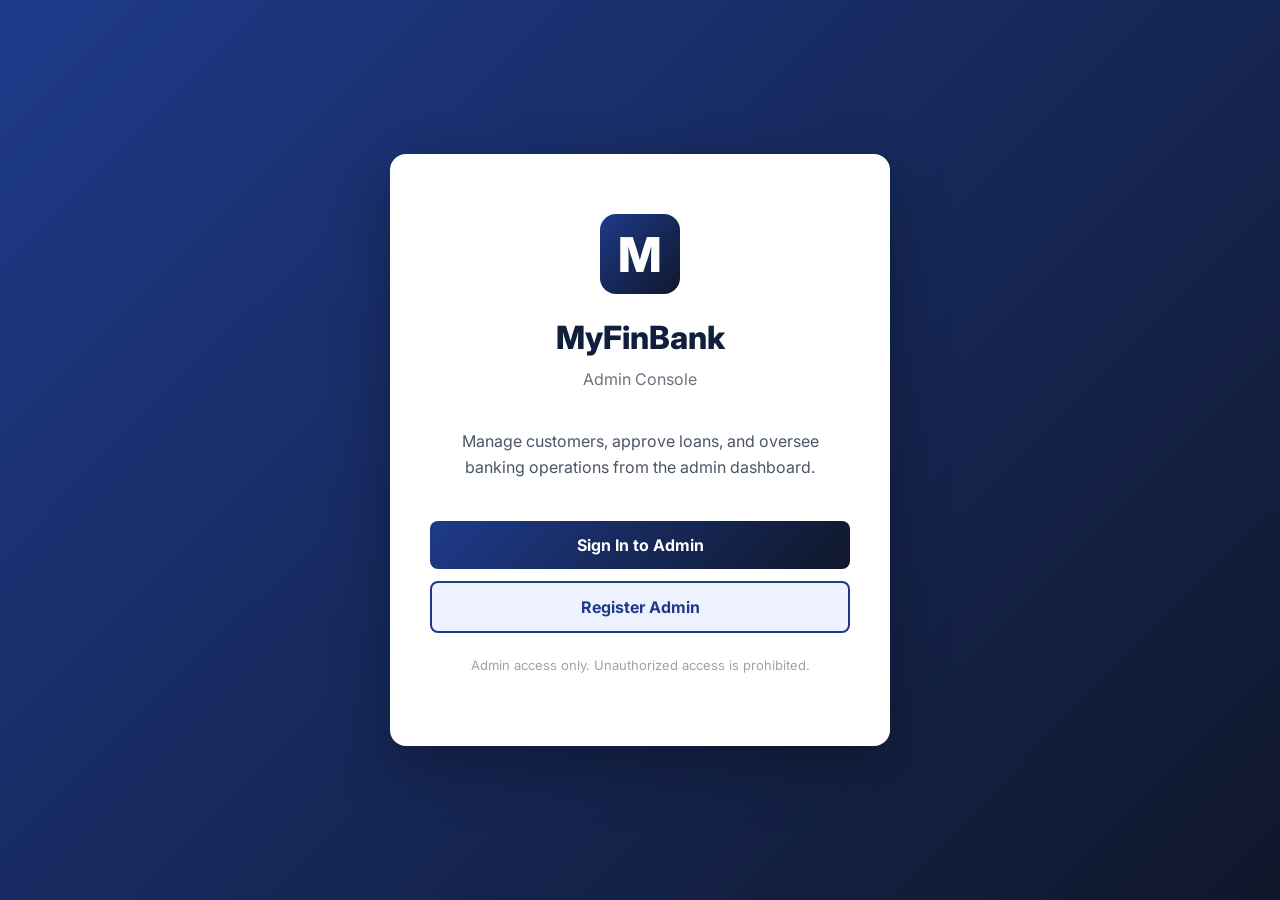
<file: admin-service/src/main/resources/static/index.html>
<!DOCTYPE html>
<html lang="en">
<head>
    <meta charset="UTF-8" />
    <meta name="viewport" content="width=device-width, initial-scale=1.0" />
    <title>MyFinBank - Admin Console</title>
    <link rel="preconnect" href="https://fonts.googleapis.com" />
    <link rel="preconnect" href="https://fonts.gstatic.com" crossorigin />
    <link href="https://fonts.googleapis.com/css2?family=Inter:wght@400;600;700;800&display=swap" rel="stylesheet" />
    <link href="https://fonts.googleapis.com/css2?family=Material+Symbols+Outlined" rel="stylesheet" />
    <link rel="stylesheet" href="admin.css" />
</head>
<body style="background: linear-gradient(135deg, #1e3a8a 0%, #0f172a 100%); min-height: 100vh; display: flex; align-items: center; justify-content: center; margin: 0;">

<div style="background: white; padding: 60px 40px; border-radius: 16px; box-shadow: 0 20px 60px rgba(0,0,0,0.3); max-width: 500px; text-align: center;">
    <div style="margin-bottom: 40px;">
        <div style="width: 80px; height: 80px; background: linear-gradient(135deg, #1e3a8a 0%, #0f172a 100%); border-radius: 16px; display: flex; align-items: center; justify-content: center; margin: 0 auto 24px; color: white; font-size: 48px; font-weight: 800;">M</div>
        <h1 style="font-size: 32px; font-weight: 800; color: #10203c; margin: 0 0 12px;">MyFinBank</h1>
        <p style="font-size: 16px; color: #6b7280; margin: 0;">Admin Console</p>
    </div>

    <p style="font-size: 16px; color: #4b5563; margin-bottom: 40px; line-height: 1.6;">Manage customers, approve loans, and oversee banking operations from the admin dashboard.</p>

    <div style="display: grid; gap: 12px;">
        <a href="login.html" style="display: block; padding: 14px 24px; background: linear-gradient(135deg, #1e3a8a 0%, #0f172a 100%); color: white; text-decoration: none; border-radius: 8px; font-weight: 700; font-size: 16px; transition: transform 0.2s; border: none; cursor: pointer;">
            Sign In to Admin
        </a>
        <a href="register.html" style="display: block; padding: 14px 24px; background: #eef2ff; color: #1e3a8a; text-decoration: none; border-radius: 8px; font-weight: 700; font-size: 16px; transition: transform 0.2s; border: 2px solid #1e3a8a;">
            Register Admin
        </a>
    </div>

    <p style="font-size: 13px; color: #9ca3af; margin-top: 24px;">Admin access only. Unauthorized access is prohibited.</p>
</div>

</body>
</html>
</file>
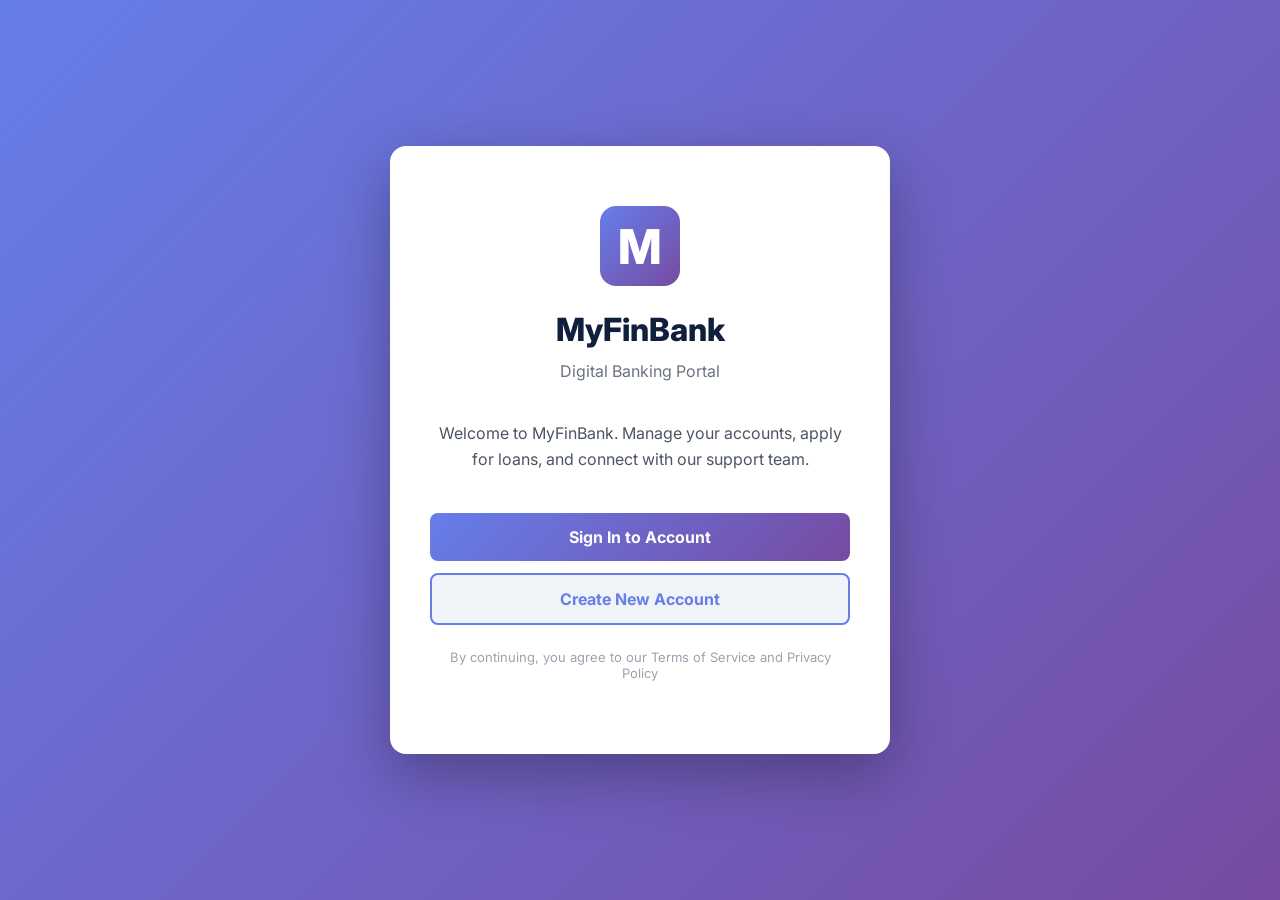
<file: customer-service/src/main/resources/static/index.html>
<!DOCTYPE html>
<html lang="en">
<head>
    <meta charset="UTF-8" />
    <meta name="viewport" content="width=device-width, initial-scale=1.0" />
    <title>MyFinBank - Customer Portal</title>
    <link rel="preconnect" href="https://fonts.googleapis.com" />
    <link rel="preconnect" href="https://fonts.gstatic.com" crossorigin />
    <link href="https://fonts.googleapis.com/css2?family=Inter:wght@400;600;700;800&display=swap" rel="stylesheet" />
    <link href="https://fonts.googleapis.com/css2?family=Material+Symbols+Outlined" rel="stylesheet" />
    <link rel="stylesheet" href="customer.css" />
</head>
<body style="background: linear-gradient(135deg, #667eea 0%, #764ba2 100%); min-height: 100vh; display: flex; align-items: center; justify-content: center; margin: 0;">

<div style="background: white; padding: 60px 40px; border-radius: 16px; box-shadow: 0 20px 60px rgba(0,0,0,0.3); max-width: 500px; text-align: center;">
    <div style="margin-bottom: 40px;">
        <div style="width: 80px; height: 80px; background: linear-gradient(135deg, #667eea 0%, #764ba2 100%); border-radius: 16px; display: flex; align-items: center; justify-content: center; margin: 0 auto 24px; color: white; font-size: 48px; font-weight: 800;">M</div>
        <h1 style="font-size: 32px; font-weight: 800; color: #10203c; margin: 0 0 12px;">MyFinBank</h1>
        <p style="font-size: 16px; color: #6b7280; margin: 0;">Digital Banking Portal</p>
    </div>

    <p style="font-size: 16px; color: #4b5563; margin-bottom: 40px; line-height: 1.6;">Welcome to MyFinBank. Manage your accounts, apply for loans, and connect with our support team.</p>

    <div style="display: grid; gap: 12px;">
        <a href="login.html" style="display: block; padding: 14px 24px; background: linear-gradient(135deg, #667eea 0%, #764ba2 100%); color: white; text-decoration: none; border-radius: 8px; font-weight: 700; font-size: 16px; transition: transform 0.2s; border: none; cursor: pointer;">
            Sign In to Account
        </a>
        <a href="register.html" style="display: block; padding: 14px 24px; background: #f0f4f9; color: #667eea; text-decoration: none; border-radius: 8px; font-weight: 700; font-size: 16px; transition: transform 0.2s; border: 2px solid #667eea;">
            Create New Account
        </a>
    </div>

    <p style="font-size: 13px; color: #9ca3af; margin-top: 24px;">By continuing, you agree to our Terms of Service and Privacy Policy</p>
</div>

</body>
</html>
</file>
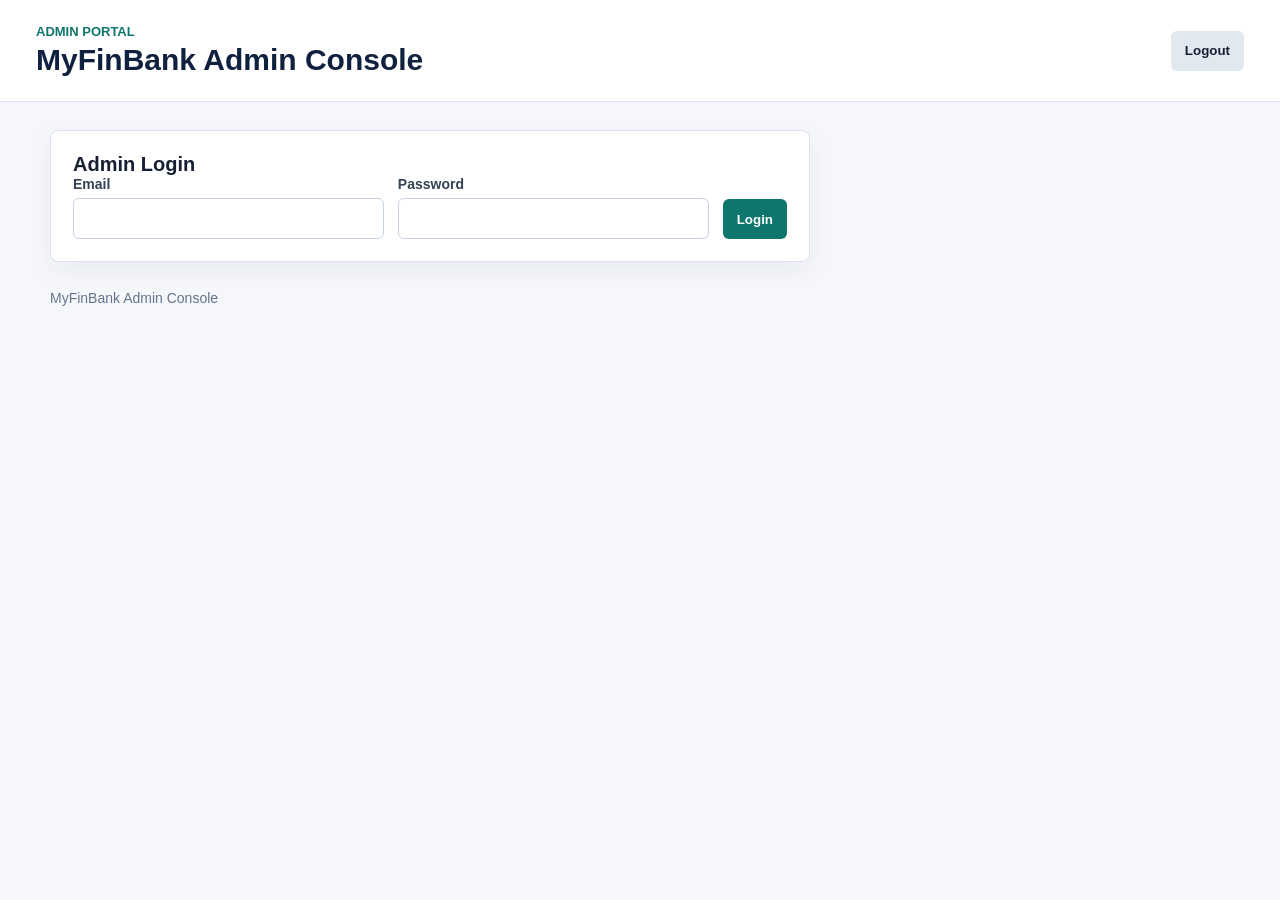
<file: admin-service/target/classes/static/admin.html>
<!DOCTYPE html>
<html lang="en">
<head>
    <meta charset="UTF-8" />
    <title>MyFinBank Admin Console</title>
    <link rel="stylesheet" href="admin.css" />
</head>
<body>
<header class="topbar">
    <div>
        <p class="eyebrow">Admin Portal</p>
        <h1>MyFinBank Admin Console</h1>
    </div>
    <button id="logoutButton" class="secondary">Logout</button>
</header>
<main class="shell">
    <section class="panel login-panel">
        <h2>Admin Login</h2>
        <form id="loginForm" class="grid two">
            <label>Email<input type="email" id="adminEmail" required /></label>
            <label>Password<input type="password" id="adminPassword" required /></label>
            <button type="submit">Login</button>
        </form>
        <div id="loginMessage" class="message"></div>
    </section>
    <section class="panel hidden" id="adminActions">
        <div class="panel-heading">
            <h2>Customer Management</h2>
            <span>CRUD, activation, search, and loan decisions</span>
        </div>
        <div class="grid three">
            <label>Customer ID<input type="number" id="customerId" /></label>
            <label>Search Name/Email<input type="text" id="searchQuery" /></label>
            <label>Name<input type="text" id="customerName" /></label>
            <label>Email<input type="email" id="customerEmail" /></label>
            <label>Password<input type="password" id="customerPassword" /></label>
        </div>
        <div class="actions">
            <button id="createCustomerBtn">Create</button>
            <button id="searchCustomerBtn">Search</button>
            <button id="fetchCustomerBtn">Fetch</button>
            <button id="updateCustomerBtn">Update</button>
            <button id="deleteCustomerBtn" class="danger">Delete</button>
            <button id="deactivateBtn" class="warning">Deactivate</button>
            <button id="activateBtn">Activate</button>
            <button id="approveLoanBtn">Approve Loan</button>
            <button id="denyLoanBtn" class="warning">Deny Loan</button>
        </div>
        <pre id="customerResult"></pre>
    </section>
</main>
<footer>MyFinBank Admin Console</footer>
<script src="admin.js"></script>
</body>
</html>
</file>
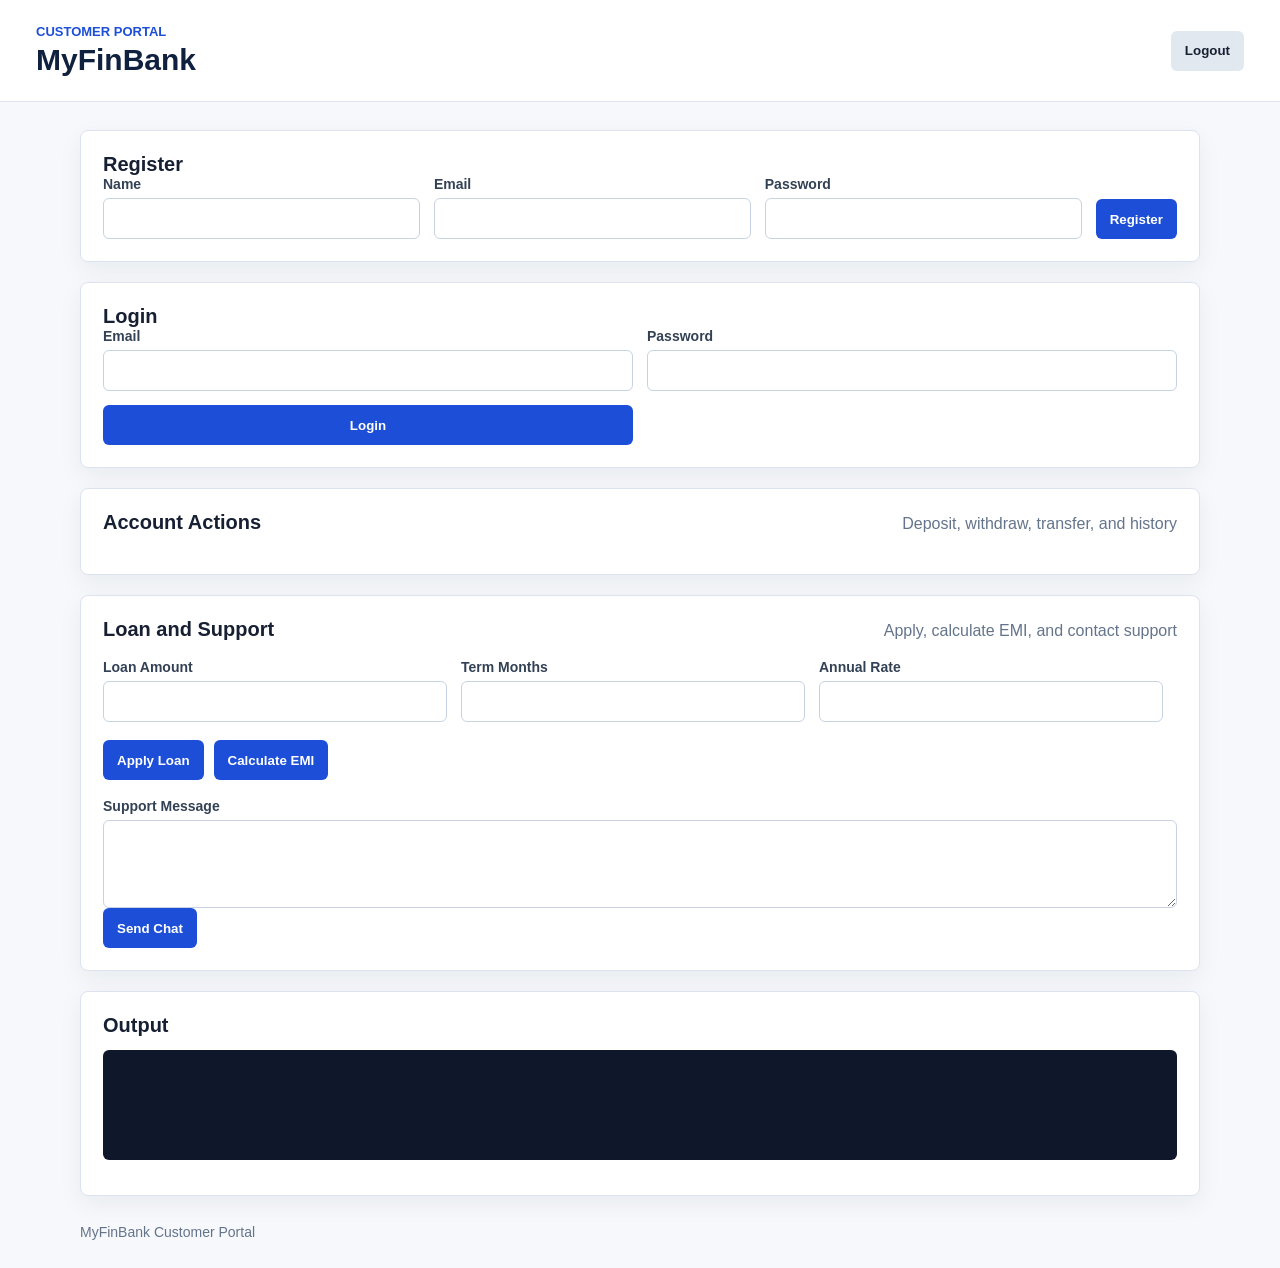
<file: customer-service/target/classes/static/customer.html>
<!DOCTYPE html>
<html lang="en">
<head>
    <meta charset="UTF-8" />
    <title>MyFinBank Customer Portal</title>
    <link rel="stylesheet" href="customer.css" />
</head>
<body>
<header class="topbar">
    <div>
        <p class="eyebrow">Customer Portal</p>
        <h1>MyFinBank</h1>
    </div>
    <button id="logoutButton" class="secondary">Logout</button>
</header>
<main class="shell">
    <section class="panel">
        <h2>Register</h2>
        <form id="registerForm" class="grid three">
            <label>Name<input type="text" id="name" required /></label>
            <label>Email<input type="email" id="email" required /></label>
            <label>Password<input type="password" id="password" required /></label>
            <button type="submit">Register</button>
        </form>
        <div id="registerMessage" class="message"></div>
    </section>
    <section class="panel">
        <h2>Login</h2>
        <form id="loginForm" class="grid two">
            <label>Email<input type="email" id="loginEmail" required /></label>
            <label>Password<input type="password" id="loginPassword" required /></label>
            <button type="submit">Login</button>
        </form>
        <div id="loginMessage" class="message"></div>
    </section>
    <section class="panel">
        <div class="panel-heading">
            <h2>Account Actions</h2>
            <span>Deposit, withdraw, transfer, and history</span>
        </div>
        <div id="accountActions" class="hidden">
            <div class="grid two">
                <label>Customer ID<input type="number" id="customerId" /></label>
                <label>Amount<input type="number" id="amount" /></label>
            </div>
            <div class="actions">
                <button id="depositBtn">Deposit</button>
                <button id="withdrawBtn" class="warning">Withdraw</button>
                <button id="transferBtn">Transfer</button>
                <button id="transactionsBtn">Transactions</button>
                <button id="loansBtn">Loans</button>
            </div>
        </div>
    </section>
    <section class="panel">
        <div class="panel-heading">
            <h2>Loan and Support</h2>
            <span>Apply, calculate EMI, and contact support</span>
        </div>
        <div class="grid three">
            <label>Loan Amount<input type="number" id="loanAmount" /></label>
            <label>Term Months<input type="number" id="loanMonths" /></label>
            <label>Annual Rate<input type="number" id="loanRate" step="0.1" /></label>
        </div>
        <div class="actions">
            <button id="applyLoanBtn">Apply Loan</button>
            <button id="emiBtn">Calculate EMI</button>
        </div>
        <label>Support Message<textarea id="chatMessage"></textarea></label>
        <button id="chatBtn">Send Chat</button>
    </section>
    <section class="panel">
        <h2>Output</h2>
        <pre id="output"></pre>
    </section>
</main>
<footer>MyFinBank Customer Portal</footer>
<script src="customer.js"></script>
</body>
</html>
</file>
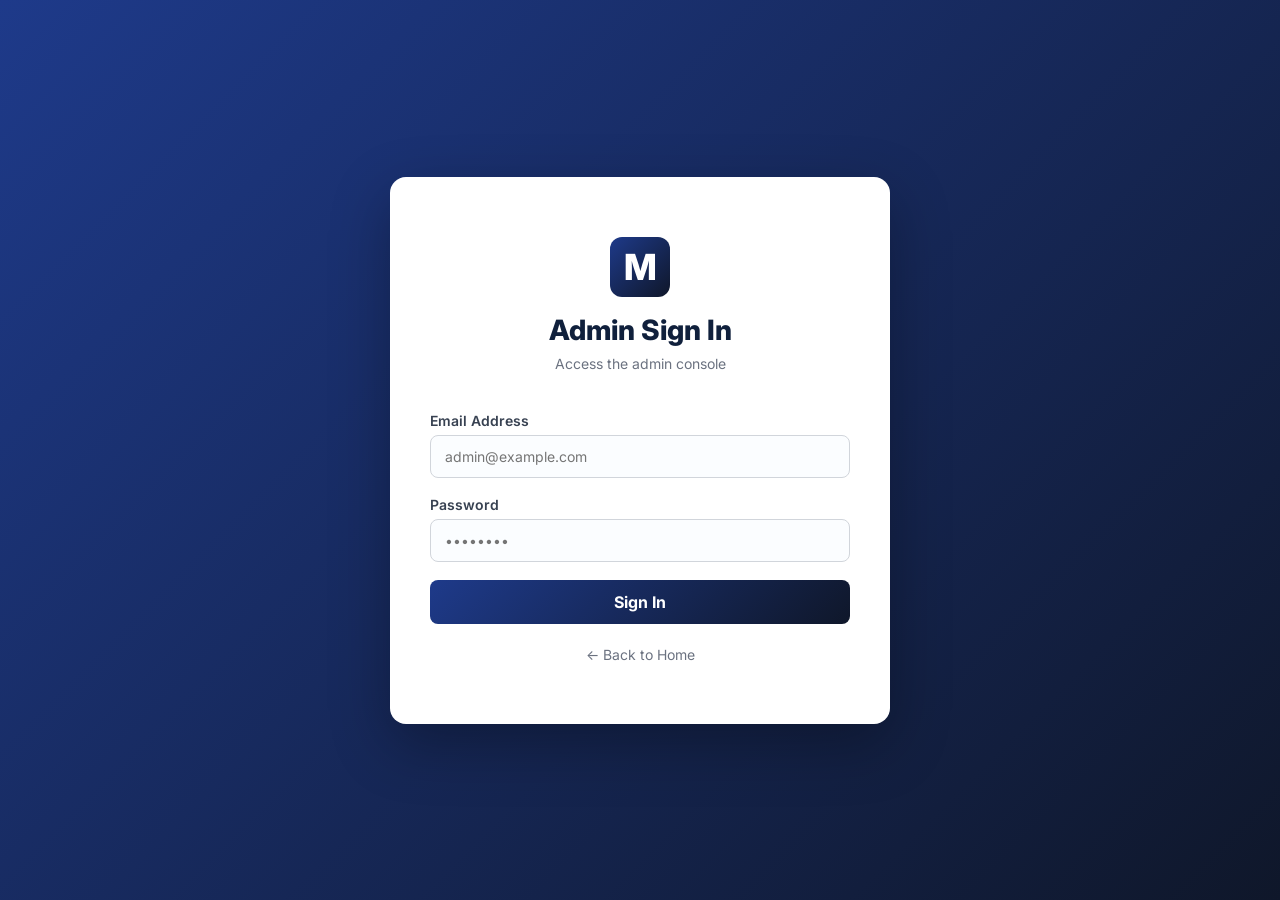
<file: admin-service/src/main/resources/static/admin.html>
<!DOCTYPE html>
<html lang="en">
<head>
    <meta charset="UTF-8" />
    <meta name="viewport" content="width=device-width, initial-scale=1.0" />
    <title>Redirecting - MyFinBank Admin Console</title>
    <meta http-equiv="refresh" content="0; url=dashboard.html" />
</head>
<body>
<script>
    window.location.replace(localStorage.getItem('adminJwtToken') ? 'dashboard.html' : 'login.html');
</script>
</body>
</html>
</file>
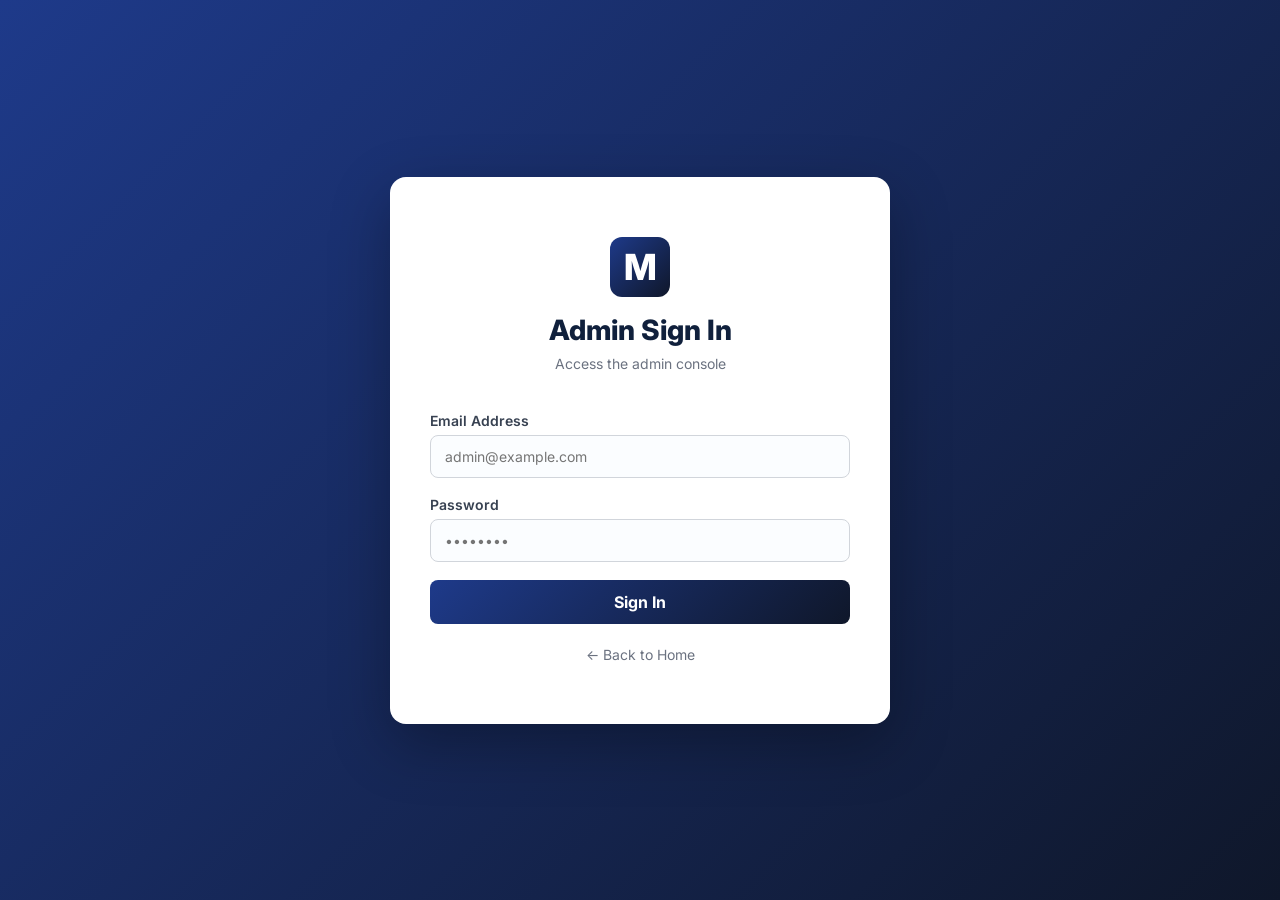
<file: admin-service/src/main/resources/static/dashboard.html>
<!DOCTYPE html>
<html lang="en">
<head>
    <meta charset="UTF-8" />
    <meta name="viewport" content="width=device-width, initial-scale=1.0" />
    <title>MyFinBank Admin Console</title>
    <link rel="preconnect" href="https://fonts.googleapis.com" />
    <link rel="preconnect" href="https://fonts.gstatic.com" crossorigin />
    <link href="https://fonts.googleapis.com/css2?family=Inter:wght@400;600;700;800&display=swap" rel="stylesheet" />
    <link href="https://fonts.googleapis.com/css2?family=Material+Symbols+Outlined" rel="stylesheet" />
    <link rel="stylesheet" href="admin.css" />
</head>
<body>
<div class="app-shell">
    <aside class="sidebar">
        <div class="brand">
            <span class="brand-mark">M</span>
            <div>
                <h1>MyFinBank</h1>
                <p>Admin Console</p>
            </div>
        </div>
        <nav class="nav-list" aria-label="Admin navigation">
            <a class="active" href="#overview"><span class="material-symbols-outlined">admin_panel_settings</span>Overview</a>
            <a href="#customers"><span class="material-symbols-outlined">groups</span>Customers</a>
            <a href="#loans"><span class="material-symbols-outlined">approval</span>Loans</a>
        </nav>
        <div class="sidebar-user">
            <span class="material-symbols-outlined">account_circle</span>
            <div>
                <small>Logged in as</small>
                <strong id="sidebarUsername">Admin</strong>
            </div>
        </div>
    </aside>

    <main class="main">
        <header class="topbar">
            <div>
                <p class="eyebrow">Operations Workspace</p>
                <h2>Admin Dashboard</h2>
            </div>
            <button id="logoutButton" class="ghost-button" type="button">
                <span class="material-symbols-outlined">logout</span>
                Logout
            </button>
        </header>
        <div id="notificationContainer" class="notification-toast"></div>

        <section class="hero" id="overview">
            <div>
                <p class="eyebrow">Administrator</p>
                <h2>Manage customers, account access, and loan decisions.</h2>
            </div>
            <div class="hero-stat">
                <span>Default Role</span>
                <strong>ADMIN</strong>
            </div>
        </section>

        <section class="dashboard-grid admin-workspace">
            <article class="panel customer-panel editor-panel" id="customers">
                <div class="panel-heading">
                    <div>
                        <p class="eyebrow">Customer Records</p>
                        <h3>Create Or Update Customer</h3>
                    </div>
                    <span class="material-symbols-outlined">manage_accounts</span>
                </div>
                <div class="field-grid">
                    <label>Selected Customer ID<input type="number" id="customerId" placeholder="Select from table" readonly /></label>
                    <label>Search Name/Email<input type="text" id="searchQuery" placeholder="Search query" /></label>
                    <label>Name<input type="text" id="customerName" placeholder="Customer name" /></label>
                    <label>Email<input type="email" id="customerEmail" placeholder="customer@example.com" /></label>
                    <label>Password<input type="password" id="customerPassword" placeholder="New or existing password" /></label>
                </div>
                <div class="action-cards">
                    <button id="createCustomerBtn" type="button"><span class="material-symbols-outlined">person_add</span>Create</button>
                    <button id="searchCustomerBtn" class="neutral" type="button"><span class="material-symbols-outlined">search</span>Search</button>
                    <button id="updateCustomerBtn" type="button"><span class="material-symbols-outlined">edit</span>Update</button>
                    <button id="clearCustomerBtn" class="neutral" type="button"><span class="material-symbols-outlined">restart_alt</span>Clear</button>
                </div>
            </article>

            <article class="panel support-panel">
                <div class="panel-heading">
                    <div>
                        <p class="eyebrow">Support</p>
                        <h3>Admin Chat</h3>
                    </div>
                    <span class="material-symbols-outlined">forum</span>
                </div>
                <div class="selected-customer-note">
                    <span>Selected customer</span>
                    <strong id="selectedCustomerLabel">None</strong>
                </div>
                <div id="adminChatThread" class="chat-thread">
                    <div class="empty-chat">Select a customer to view the conversation.</div>
                </div>
                <div class="chat-compose">
                    <label>Reply<textarea id="adminChatMessage" placeholder="Reply to the selected customer"></textarea></label>
                    <button id="adminChatBtn" type="button"><span class="material-symbols-outlined">send</span>Send Reply</button>
                </div>
            </article>

            <article class="panel table-panel" id="customerList">
                <div class="panel-heading">
                    <div>
                        <p class="eyebrow">Customers</p>
                        <h3>Registered Customer List</h3>
                    </div>
                    <button id="refreshCustomersBtn" class="neutral compact-button" type="button">
                        <span class="material-symbols-outlined">refresh</span>
                        Refresh
                    </button>
                </div>
                <div class="table-wrap">
                    <table>
                        <thead>
                        <tr>
                            <th>ID</th>
                            <th>Name</th>
                            <th>Email</th>
                            <th>Status</th>
                            <th>Registered</th>
                            <th>Actions</th>
                        </tr>
                        </thead>
                        <tbody id="customerTableBody">
                        <tr><td colspan="6">Loading customers...</td></tr>
                        </tbody>
                    </table>
                </div>
            </article>

            <article class="panel table-panel" id="loanApprovals">
                <div class="panel-heading">
                    <div>
                        <p class="eyebrow">Loans</p>
                        <h3>Loan Approval List</h3>
                    </div>
                    <button id="refreshLoansBtn" class="neutral compact-button" type="button">
                        <span class="material-symbols-outlined">refresh</span>
                        Refresh
                    </button>
                </div>
                <div class="table-wrap">
                    <table>
                        <thead>
                        <tr>
                            <th>Loan ID</th>
                            <th>Customer ID</th>
                            <th>Type</th>
                            <th>Amount</th>
                            <th>Term</th>
                            <th>Rate</th>
                            <th>Status</th>
                            <th>Applied</th>
                            <th>Actions</th>
                        </tr>
                        </thead>
                        <tbody id="loanTableBody">
                        <tr><td colspan="9">Loading loan approvals...</td></tr>
                        </tbody>
                    </table>
                </div>
            </article>
        </section>
    </main>
</div>
<script src="admin-dashboard.js"></script>
</body>
</html>
</file>
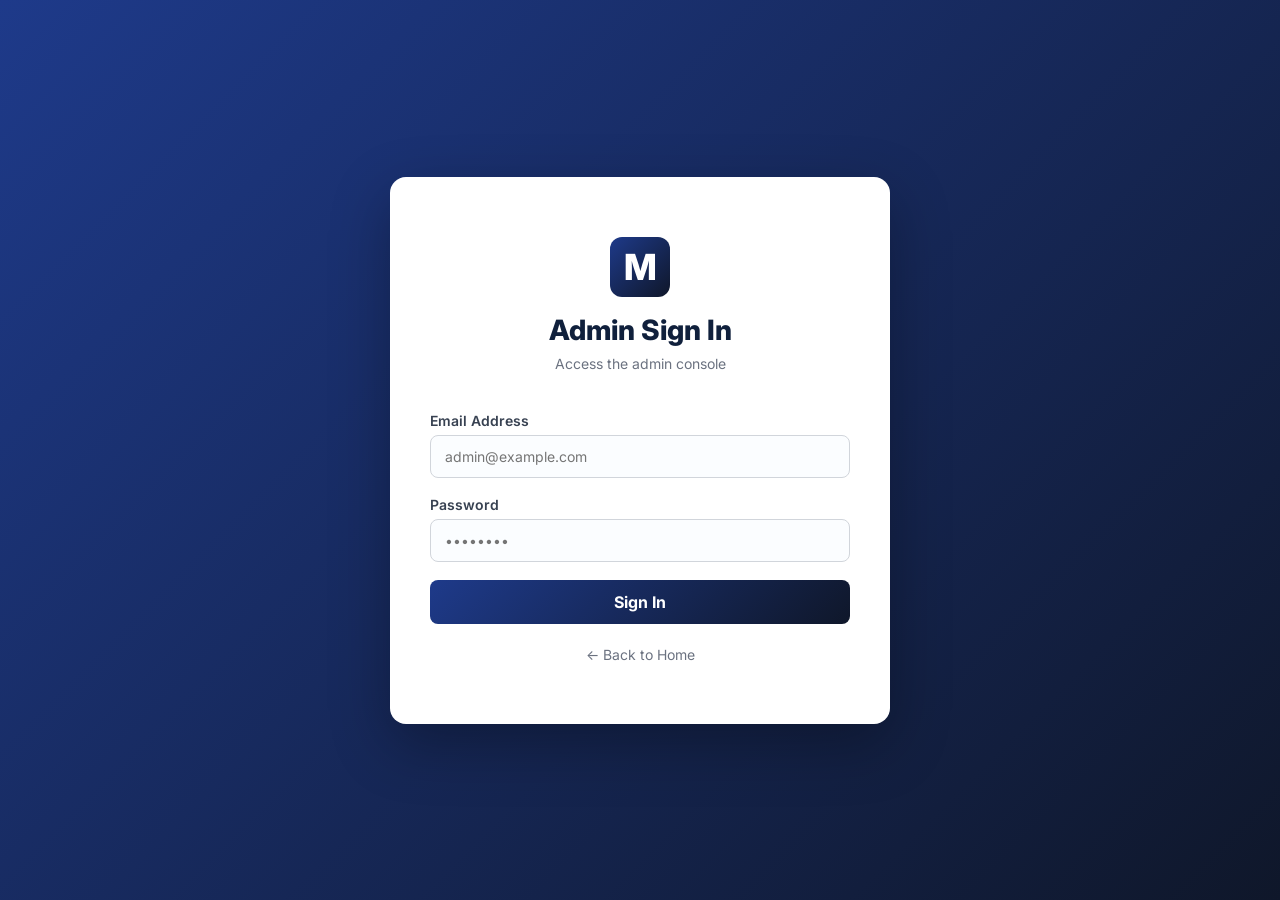
<file: admin-service/src/main/resources/static/login.html>
<!DOCTYPE html>
<html lang="en">
<head>
    <meta charset="UTF-8" />
    <meta name="viewport" content="width=device-width, initial-scale=1.0" />
    <title>Admin Login - MyFinBank</title>
    <link rel="preconnect" href="https://fonts.googleapis.com" />
    <link rel="preconnect" href="https://fonts.gstatic.com" crossorigin />
    <link href="https://fonts.googleapis.com/css2?family=Inter:wght@400;600;700;800&display=swap" rel="stylesheet" />
    <link href="https://fonts.googleapis.com/css2?family=Material+Symbols+Outlined" rel="stylesheet" />
    <link rel="stylesheet" href="admin.css" />
</head>
<body style="background: linear-gradient(135deg, #1e3a8a 0%, #0f172a 100%); min-height: 100vh; display: flex; align-items: center; justify-content: center; margin: 0;">

<div style="background: white; padding: 60px 40px; border-radius: 16px; box-shadow: 0 20px 60px rgba(0,0,0,0.3); max-width: 500px; width: 100%;">
    <div style="margin-bottom: 40px; text-align: center;">
        <div style="width: 60px; height: 60px; background: linear-gradient(135deg, #1e3a8a 0%, #0f172a 100%); border-radius: 12px; display: flex; align-items: center; justify-content: center; margin: 0 auto 16px; color: white; font-size: 36px; font-weight: 800;">M</div>
        <h1 style="font-size: 28px; font-weight: 800; color: #10203c; margin: 0;">Admin Sign In</h1>
        <p style="font-size: 14px; color: #6b7280; margin: 8px 0 0;">Access the admin console</p>
    </div>

    <form id="loginForm" style="display: grid; gap: 18px;">
        <div style="display: grid; gap: 6px;">
            <label style="font-weight: 600; color: #374151; font-size: 14px;">Email Address</label>
            <input type="email" id="email" required placeholder="admin@example.com" style="padding: 12px 14px; border: 1px solid #d1d5db; border-radius: 8px; font-size: 14px; font-family: Inter, sans-serif;">
        </div>

        <div style="display: grid; gap: 6px;">
            <label style="font-weight: 600; color: #374151; font-size: 14px;">Password</label>
            <input type="password" id="password" required placeholder="••••••••" style="padding: 12px 14px; border: 1px solid #d1d5db; border-radius: 8px; font-size: 14px; font-family: Inter, sans-serif;">
        </div>

        <button type="submit" style="padding: 12px 24px; background: linear-gradient(135deg, #1e3a8a 0%, #0f172a 100%); color: white; border: none; border-radius: 8px; font-weight: 700; font-size: 16px; cursor: pointer; transition: transform 0.2s;">
            Sign In
        </button>
    </form>

    <div id="loginMessage" style="margin-top: 18px; padding: 12px; border-radius: 8px; display: none;"></div>

    <div style="margin-top: 20px; text-align: center;">
        <a href="index.html" style="color: #6b7280; text-decoration: none; font-size: 14px;">← Back to Home</a>
    </div>
</div>

<div id="notificationContainer" class="notification-toast"></div>

<script src="admin-auth.js"></script>
</body>
</html>
</file>
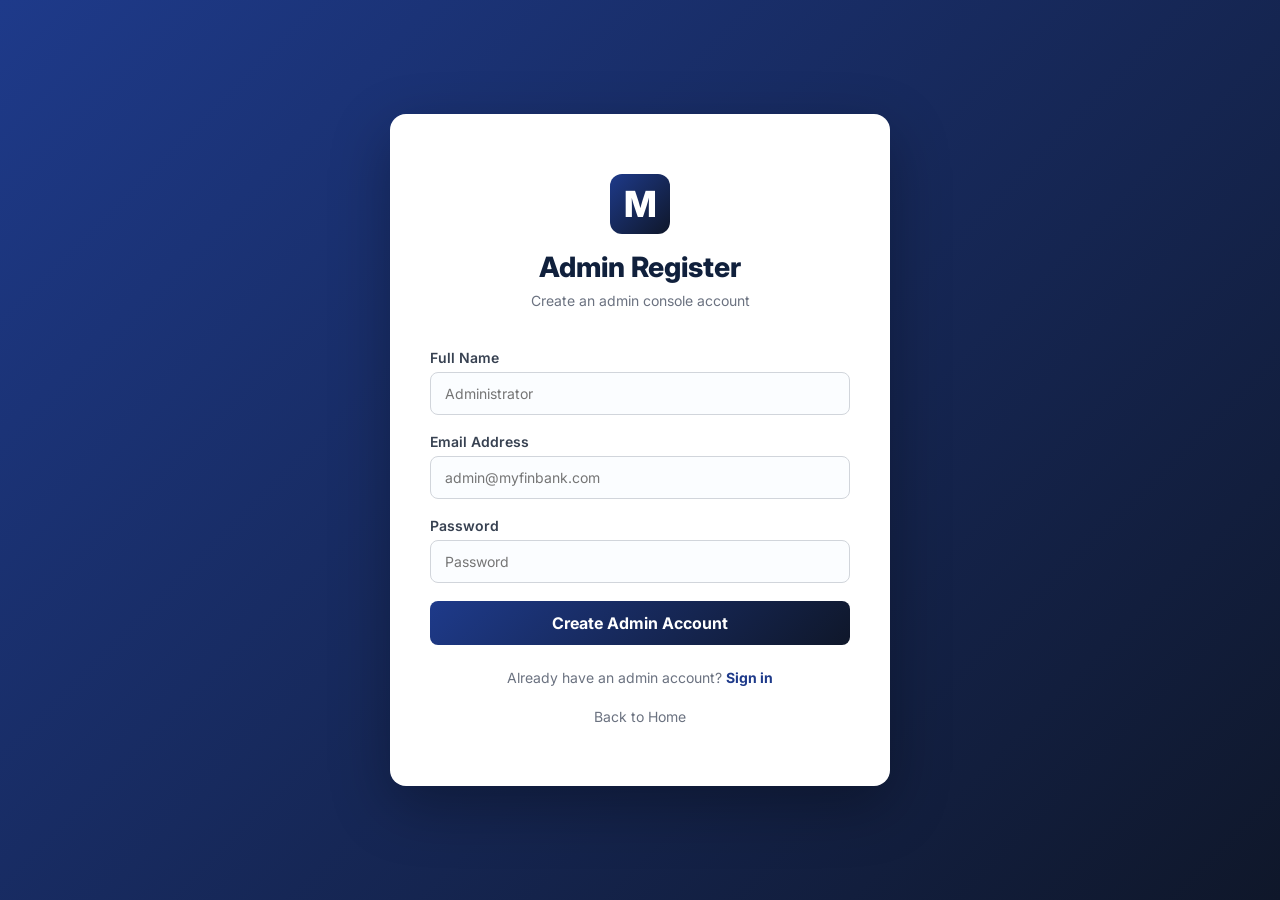
<file: admin-service/src/main/resources/static/register.html>
<!DOCTYPE html>
<html lang="en">
<head>
    <meta charset="UTF-8" />
    <meta name="viewport" content="width=device-width, initial-scale=1.0" />
    <title>Admin Register - MyFinBank</title>
    <link rel="preconnect" href="https://fonts.googleapis.com" />
    <link rel="preconnect" href="https://fonts.gstatic.com" crossorigin />
    <link href="https://fonts.googleapis.com/css2?family=Inter:wght@400;600;700;800&display=swap" rel="stylesheet" />
    <link href="https://fonts.googleapis.com/css2?family=Material+Symbols+Outlined" rel="stylesheet" />
    <link rel="stylesheet" href="admin.css" />
</head>
<body style="background: linear-gradient(135deg, #1e3a8a 0%, #0f172a 100%); min-height: 100vh; display: flex; align-items: center; justify-content: center; margin: 0;">

<div style="background: white; padding: 60px 40px; border-radius: 16px; box-shadow: 0 20px 60px rgba(0,0,0,0.3); max-width: 500px; width: 100%;">
    <div style="margin-bottom: 40px; text-align: center;">
        <div style="width: 60px; height: 60px; background: linear-gradient(135deg, #1e3a8a 0%, #0f172a 100%); border-radius: 12px; display: flex; align-items: center; justify-content: center; margin: 0 auto 16px; color: white; font-size: 36px; font-weight: 800;">M</div>
        <h1 style="font-size: 28px; font-weight: 800; color: #10203c; margin: 0;">Admin Register</h1>
        <p style="font-size: 14px; color: #6b7280; margin: 8px 0 0;">Create an admin console account</p>
    </div>

    <form id="registerForm" style="display: grid; gap: 18px;">
        <div style="display: grid; gap: 6px;">
            <label style="font-weight: 600; color: #374151; font-size: 14px;">Full Name</label>
            <input type="text" id="name" required placeholder="Administrator" style="padding: 12px 14px; border: 1px solid #d1d5db; border-radius: 8px; font-size: 14px; font-family: Inter, sans-serif;">
        </div>

        <div style="display: grid; gap: 6px;">
            <label style="font-weight: 600; color: #374151; font-size: 14px;">Email Address</label>
            <input type="email" id="email" required placeholder="admin@myfinbank.com" style="padding: 12px 14px; border: 1px solid #d1d5db; border-radius: 8px; font-size: 14px; font-family: Inter, sans-serif;">
        </div>

        <div style="display: grid; gap: 6px;">
            <label style="font-weight: 600; color: #374151; font-size: 14px;">Password</label>
            <input type="password" id="password" required placeholder="Password" style="padding: 12px 14px; border: 1px solid #d1d5db; border-radius: 8px; font-size: 14px; font-family: Inter, sans-serif;">
        </div>

        <button type="submit" style="padding: 12px 24px; background: linear-gradient(135deg, #1e3a8a 0%, #0f172a 100%); color: white; border: none; border-radius: 8px; font-weight: 700; font-size: 16px; cursor: pointer; transition: transform 0.2s;">
            Create Admin Account
        </button>
    </form>

    <div id="registerMessage" style="margin-top: 18px; padding: 12px; border-radius: 8px; display: none;"></div>

    <div style="margin-top: 24px; text-align: center;">
        <p style="font-size: 14px; color: #6b7280; margin: 0;">Already have an admin account? <a href="login.html" style="color: #1e3a8a; text-decoration: none; font-weight: 700;">Sign in</a></p>
    </div>

    <div style="margin-top: 20px; text-align: center;">
        <a href="index.html" style="color: #6b7280; text-decoration: none; font-size: 14px;">Back to Home</a>
    </div>
</div>

<div id="notificationContainer" class="notification-toast"></div>

<script src="admin-auth.js"></script>
</body>
</html>
</file>
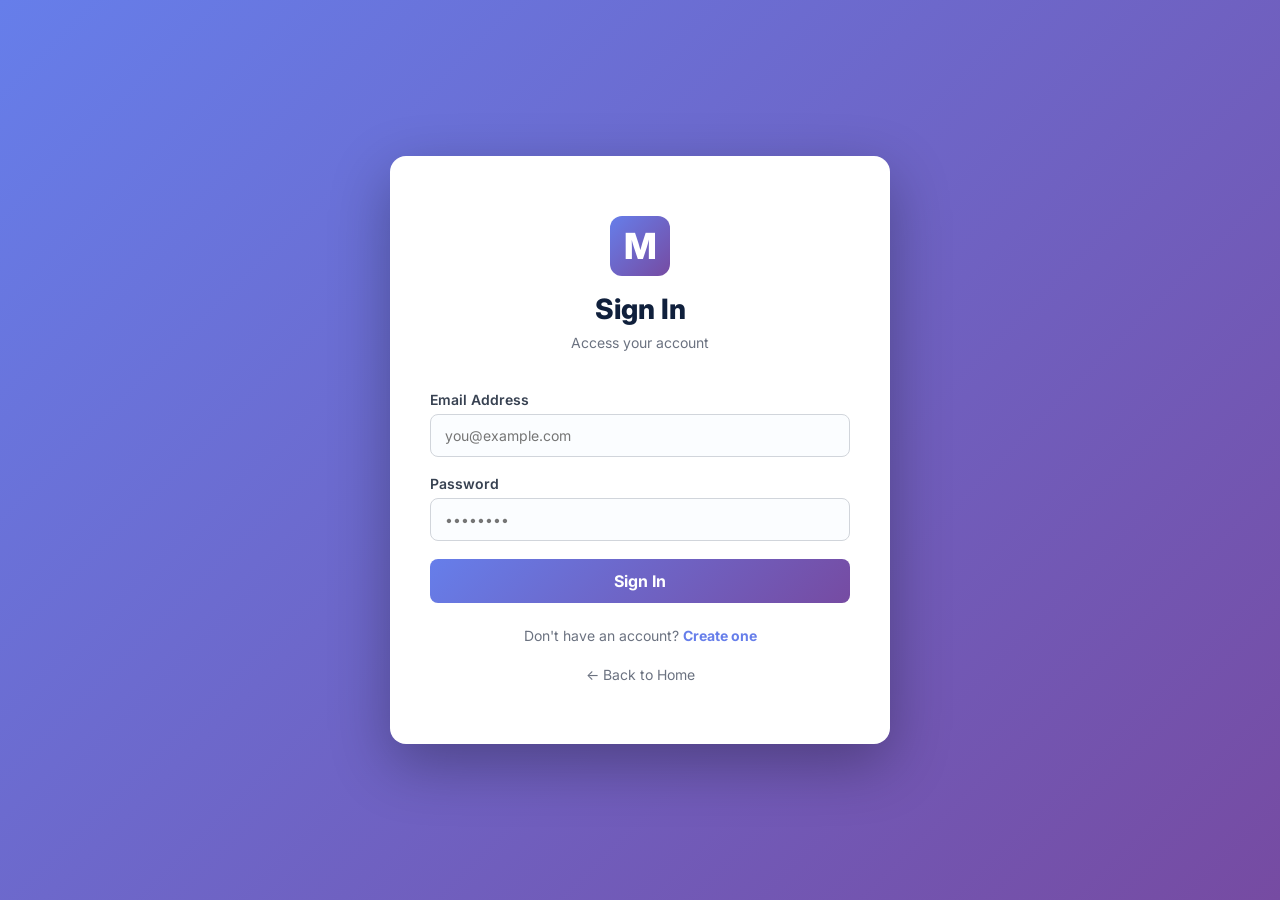
<file: customer-service/src/main/resources/static/customer.html>
<!DOCTYPE html>
<html lang="en">
<head>
    <meta charset="UTF-8" />
    <meta name="viewport" content="width=device-width, initial-scale=1.0" />
    <title>Redirecting - MyFinBank Customer Portal</title>
    <meta http-equiv="refresh" content="0; url=dashboard.html" />
</head>
<body>
<script>
    window.location.replace(localStorage.getItem('customerJwtToken') ? 'dashboard.html' : 'login.html');
</script>
</body>
</html>
</file>
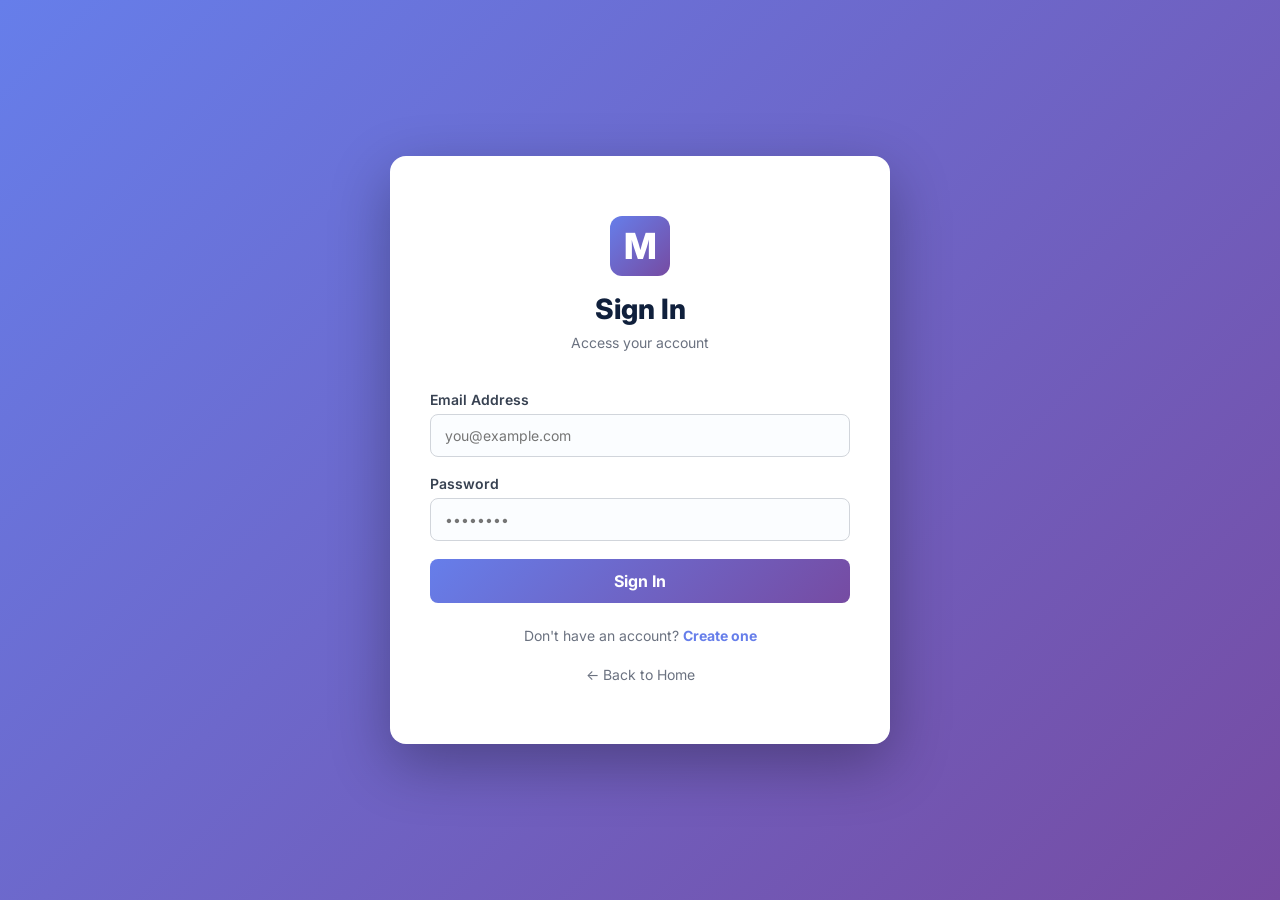
<file: customer-service/src/main/resources/static/dashboard.html>
<!DOCTYPE html>
<html lang="en">
<head>
    <meta charset="UTF-8" />
    <meta name="viewport" content="width=device-width, initial-scale=1.0" />
    <title>MyFinBank Customer Dashboard</title>
    <link rel="preconnect" href="https://fonts.googleapis.com" />
    <link rel="preconnect" href="https://fonts.gstatic.com" crossorigin />
    <link href="https://fonts.googleapis.com/css2?family=Inter:wght@400;600;700;800&display=swap" rel="stylesheet" />
    <link href="https://fonts.googleapis.com/css2?family=Material+Symbols+Outlined" rel="stylesheet" />
    <link rel="stylesheet" href="customer.css" />
</head>
<body>
<div class="app-shell">
    <aside class="sidebar">
        <div class="brand">
            <span class="brand-mark">M</span>
            <div>
                <h1>MyFinBank</h1>
                <p>Customer Portal</p>
            </div>
        </div>
        <nav class="nav-list" aria-label="Customer navigation">
            <a class="active" href="#dashboard"><span class="material-symbols-outlined">dashboard</span>Dashboard</a>
            <a href="#actions"><span class="material-symbols-outlined">account_balance</span>Banking</a>
            <a href="#loans"><span class="material-symbols-outlined">real_estate_agent</span>Loans</a>
            <a href="#support"><span class="material-symbols-outlined">support_agent</span>Support</a>
        </nav>
        <div class="sidebar-user">
            <span class="material-symbols-outlined">account_circle</span>
            <div>
                <small>Logged in as</small>
                <strong id="sidebarUsername">Customer</strong>
            </div>
        </div>
    </aside>

    <main class="main">
        <header class="topbar">
            <div>
                <p class="eyebrow">Digital Banking Workspace</p>
                <h2>Customer Dashboard</h2>
            </div>
            <button id="logoutButton" class="ghost-button" type="button">
                <span class="material-symbols-outlined">logout</span>
                Logout
            </button>
        </header>
        <div id="notificationContainer" class="notification-toast"></div>

        <section class="hero" id="dashboard">
            <div>
                <p class="eyebrow">Welcome Back</p>
                <h2>Banking actions, loans, transfers, and support in one place.</h2>
            </div>
            <div class="hero-stat">
                <span>Customer ID</span>
                <strong id="heroCustomerId">-</strong>
            </div>
        </section>

        <section id="accountActions" class="dashboard-grid customer-workspace">
            <article class="panel" id="actions">
                <div class="panel-heading">
                    <div>
                        <p class="eyebrow">Money Movement</p>
                        <h3>Deposit, Withdraw, Transfer</h3>
                    </div>
                    <span class="material-symbols-outlined">swap_horiz</span>
                </div>
                <div class="inline-fields">
                    <label>Customer ID<input type="number" id="customerId" placeholder="Logged-in customer" readonly /></label>
                    <label>Amount<input type="number" id="amount" placeholder="Amount" /></label>
                    <label>Target Email<input type="email" id="targetEmail" placeholder="receiver@example.com" /></label>
                </div>
                <div class="balance-card" id="balanceCard">
                    <div>
                        <span>Available Balance</span>
                        <strong id="accountBalance">Loading...</strong>
                        <small id="accountBalanceMeta">Savings account</small>
                    </div>
                    <button id="balanceBtn" class="neutral icon-button" type="button" aria-label="Refresh balance">
                        <span class="material-symbols-outlined">account_balance_wallet</span>
                    </button>
                </div>
                <div class="action-cards">
                    <button id="depositBtn" type="button"><span class="material-symbols-outlined">arrow_downward</span>Deposit</button>
                    <button id="withdrawBtn" class="neutral" type="button"><span class="material-symbols-outlined">arrow_upward</span>Withdraw</button>
                    <button id="transferBtn" type="button"><span class="material-symbols-outlined">sync_alt</span>Transfer</button>
                    <button id="checkBalanceBtn" class="neutral" type="button"><span class="material-symbols-outlined">account_balance_wallet</span>Check Balance</button>
                    <button id="transactionsBtn" class="neutral" type="button"><span class="material-symbols-outlined">refresh</span>Refresh Transactions</button>
                </div>
            </article>

            <article class="panel" id="loans">
                <div class="panel-heading">
                    <div>
                        <p class="eyebrow">Loan Services</p>
                        <h3>Apply And Calculate EMI</h3>
                    </div>
                    <span class="material-symbols-outlined">real_estate_agent</span>
                </div>
                <div class="inline-fields compact">
                    <label>Loan Type
                        <select id="loanType">
                            <option value="Personal Loan">Personal Loan</option>
                            <option value="Home Loan">Home Loan</option>
                            <option value="Vehicle Loan">Vehicle Loan</option>
                            <option value="Education Loan">Education Loan</option>
                            <option value="Business Loan">Business Loan</option>
                        </select>
                    </label>
                    <label>Loan Amount<input type="number" id="loanAmount" placeholder="10000" /></label>
                    <label>Term Months<input type="number" id="loanMonths" placeholder="36" /></label>
                    <label>Annual Rate<input type="number" id="loanRate" step="0.1" placeholder="5.5" /></label>
                </div>
                <div class="button-row">
                    <button id="applyLoanBtn" type="button">Apply Loan</button>
                    <button id="emiBtn" class="neutral" type="button">Calculate EMI</button>
                    <button id="loansBtn" class="neutral" type="button">Refresh Loans</button>
                </div>
                <div class="result-card" id="emiResult">
                    <span>Monthly EMI</span>
                    <strong>Enter loan details and calculate</strong>
                </div>
            </article>

            <article class="panel table-panel" id="transactionHistory">
                <div class="panel-heading">
                    <div>
                        <p class="eyebrow">History</p>
                        <h3>Recent Transactions</h3>
                    </div>
                    <span class="material-symbols-outlined">receipt_long</span>
                </div>
                <div class="table-wrap">
                    <table>
                        <thead>
                        <tr>
                            <th>Transaction ID</th>
                            <th>Type</th>
                            <th>Amount</th>
                            <th>Description</th>
                            <th>Date</th>
                        </tr>
                        </thead>
                        <tbody id="transactionTableBody">
                        <tr><td colspan="5">No transactions loaded yet.</td></tr>
                        </tbody>
                    </table>
                </div>
            </article>

            <article class="panel table-panel" id="loanHistory">
                <div class="panel-heading">
                    <div>
                        <p class="eyebrow">Applications</p>
                        <h3>Your Loan Applications</h3>
                    </div>
                    <span class="material-symbols-outlined">list_alt</span>
                </div>
                <div class="table-wrap">
                    <table>
                        <thead>
                        <tr>
                            <th>Loan ID</th>
                            <th>Type</th>
                            <th>Amount</th>
                            <th>Term</th>
                            <th>Rate</th>
                            <th>Status</th>
                            <th>Applied</th>
                        </tr>
                        </thead>
                        <tbody id="loanTableBody">
                        <tr><td colspan="7">No loan applications loaded yet.</td></tr>
                        </tbody>
                    </table>
                </div>
            </article>

            <article class="panel table-panel" id="support">
                <div class="panel-heading">
                    <div>
                        <p class="eyebrow">Support</p>
                        <h3>Conversation With Bank</h3>
                    </div>
                    <span class="material-symbols-outlined">chat</span>
                </div>
                <div id="chatThread" class="chat-thread">
                    <div class="empty-chat">Loading messages...</div>
                </div>
                <div class="chat-compose">
                    <label>New Message<textarea id="chatMessage" placeholder="Type your support message"></textarea></label>
                    <button id="chatBtn" type="button"><span class="material-symbols-outlined">send</span>Send Message</button>
                </div>
            </article>
        </section>
    </main>
</div>
<script src="dashboard.js"></script>
</body>
</html>
</file>
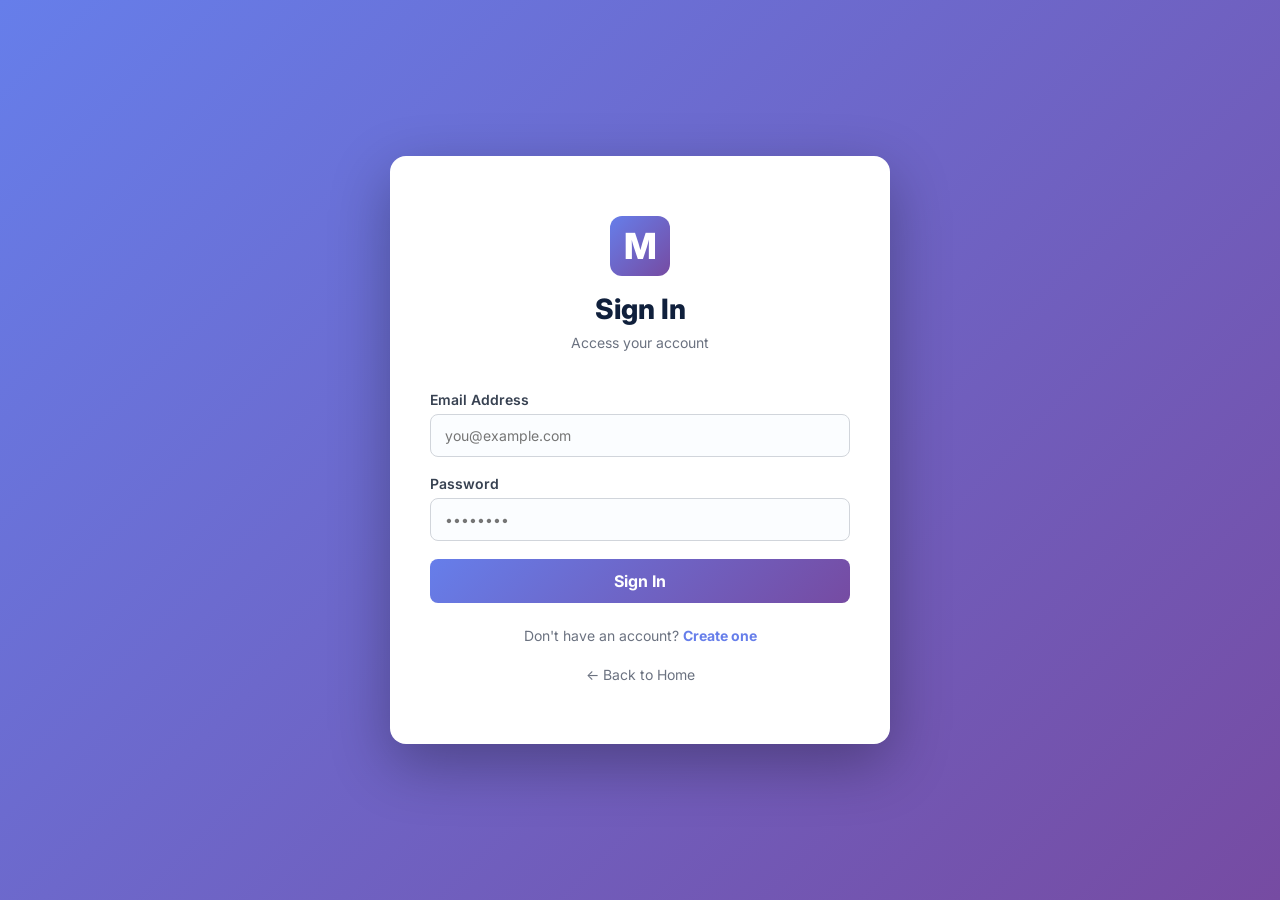
<file: customer-service/src/main/resources/static/login.html>
<!DOCTYPE html>
<html lang="en">
<head>
    <meta charset="UTF-8" />
    <meta name="viewport" content="width=device-width, initial-scale=1.0" />
    <title>Customer Login - MyFinBank</title>
    <link rel="preconnect" href="https://fonts.googleapis.com" />
    <link rel="preconnect" href="https://fonts.gstatic.com" crossorigin />
    <link href="https://fonts.googleapis.com/css2?family=Inter:wght@400;600;700;800&display=swap" rel="stylesheet" />
    <link href="https://fonts.googleapis.com/css2?family=Material+Symbols+Outlined" rel="stylesheet" />
    <link rel="stylesheet" href="customer.css" />
</head>
<body style="background: linear-gradient(135deg, #667eea 0%, #764ba2 100%); min-height: 100vh; display: flex; align-items: center; justify-content: center; margin: 0;">

<div style="background: white; padding: 60px 40px; border-radius: 16px; box-shadow: 0 20px 60px rgba(0,0,0,0.3); max-width: 500px; width: 100%;">
    <div style="margin-bottom: 40px; text-align: center;">
        <div style="width: 60px; height: 60px; background: linear-gradient(135deg, #667eea 0%, #764ba2 100%); border-radius: 12px; display: flex; align-items: center; justify-content: center; margin: 0 auto 16px; color: white; font-size: 36px; font-weight: 800;">M</div>
        <h1 style="font-size: 28px; font-weight: 800; color: #10203c; margin: 0;">Sign In</h1>
        <p style="font-size: 14px; color: #6b7280; margin: 8px 0 0;">Access your account</p>
    </div>

    <form id="loginForm" style="display: grid; gap: 18px;">
        <div style="display: grid; gap: 6px;">
            <label style="font-weight: 600; color: #374151; font-size: 14px;">Email Address</label>
            <input type="email" id="email" required placeholder="you@example.com" style="padding: 12px 14px; border: 1px solid #d1d5db; border-radius: 8px; font-size: 14px; font-family: Inter, sans-serif;">
        </div>

        <div style="display: grid; gap: 6px;">
            <label style="font-weight: 600; color: #374151; font-size: 14px;">Password</label>
            <input type="password" id="password" required placeholder="••••••••" style="padding: 12px 14px; border: 1px solid #d1d5db; border-radius: 8px; font-size: 14px; font-family: Inter, sans-serif;">
        </div>

        <button type="submit" style="padding: 12px 24px; background: linear-gradient(135deg, #667eea 0%, #764ba2 100%); color: white; border: none; border-radius: 8px; font-weight: 700; font-size: 16px; cursor: pointer; transition: transform 0.2s;">
            Sign In
        </button>
    </form>

    <div id="loginMessage" style="margin-top: 18px; padding: 12px; border-radius: 8px; display: none;"></div>

    <div style="margin-top: 24px; text-align: center;">
        <p style="font-size: 14px; color: #6b7280; margin: 0;">Don't have an account? <a href="register.html" style="color: #667eea; text-decoration: none; font-weight: 700;">Create one</a></p>
    </div>

    <div style="margin-top: 20px; text-align: center;">
        <a href="index.html" style="color: #6b7280; text-decoration: none; font-size: 14px;">← Back to Home</a>
    </div>
</div>

<div id="notificationContainer" class="notification-toast"></div>

<script src="auth.js"></script>
</body>
</html>
</file>
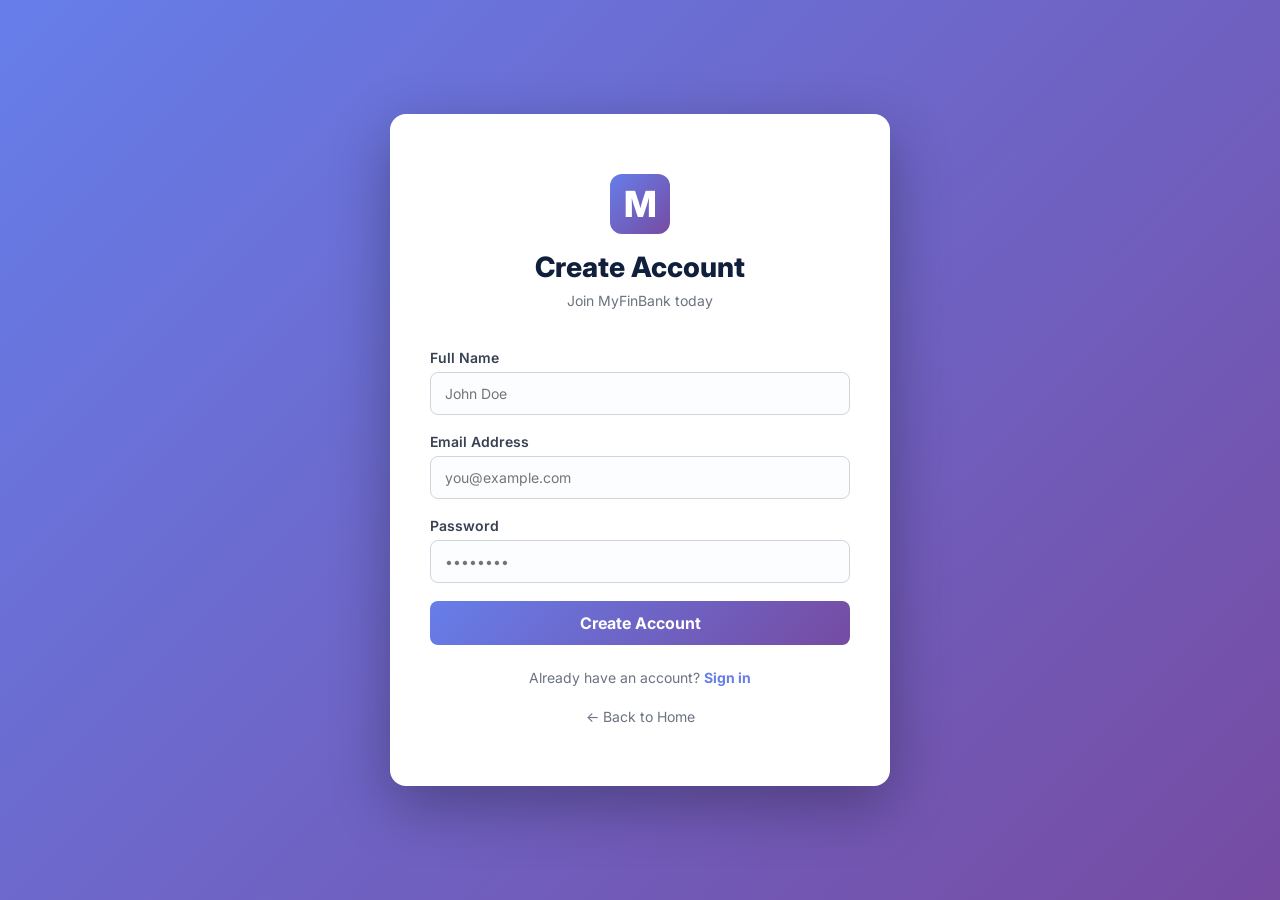
<file: customer-service/src/main/resources/static/register.html>
<!DOCTYPE html>
<html lang="en">
<head>
    <meta charset="UTF-8" />
    <meta name="viewport" content="width=device-width, initial-scale=1.0" />
    <title>Create Account - MyFinBank</title>
    <link rel="preconnect" href="https://fonts.googleapis.com" />
    <link rel="preconnect" href="https://fonts.gstatic.com" crossorigin />
    <link href="https://fonts.googleapis.com/css2?family=Inter:wght@400;600;700;800&display=swap" rel="stylesheet" />
    <link href="https://fonts.googleapis.com/css2?family=Material+Symbols+Outlined" rel="stylesheet" />
    <link rel="stylesheet" href="customer.css" />
</head>
<body style="background: linear-gradient(135deg, #667eea 0%, #764ba2 100%); min-height: 100vh; display: flex; align-items: center; justify-content: center; margin: 0;">

<div style="background: white; padding: 60px 40px; border-radius: 16px; box-shadow: 0 20px 60px rgba(0,0,0,0.3); max-width: 500px; width: 100%;">
    <div style="margin-bottom: 40px; text-align: center;">
        <div style="width: 60px; height: 60px; background: linear-gradient(135deg, #667eea 0%, #764ba2 100%); border-radius: 12px; display: flex; align-items: center; justify-content: center; margin: 0 auto 16px; color: white; font-size: 36px; font-weight: 800;">M</div>
        <h1 style="font-size: 28px; font-weight: 800; color: #10203c; margin: 0;">Create Account</h1>
        <p style="font-size: 14px; color: #6b7280; margin: 8px 0 0;">Join MyFinBank today</p>
    </div>

    <form id="registerForm" style="display: grid; gap: 18px;">
        <div style="display: grid; gap: 6px;">
            <label style="font-weight: 600; color: #374151; font-size: 14px;">Full Name</label>
            <input type="text" id="name" required placeholder="John Doe" style="padding: 12px 14px; border: 1px solid #d1d5db; border-radius: 8px; font-size: 14px; font-family: Inter, sans-serif;">
        </div>

        <div style="display: grid; gap: 6px;">
            <label style="font-weight: 600; color: #374151; font-size: 14px;">Email Address</label>
            <input type="email" id="email" required placeholder="you@example.com" style="padding: 12px 14px; border: 1px solid #d1d5db; border-radius: 8px; font-size: 14px; font-family: Inter, sans-serif;">
        </div>

        <div style="display: grid; gap: 6px;">
            <label style="font-weight: 600; color: #374151; font-size: 14px;">Password</label>
            <input type="password" id="password" required placeholder="••••••••" style="padding: 12px 14px; border: 1px solid #d1d5db; border-radius: 8px; font-size: 14px; font-family: Inter, sans-serif;">
        </div>

        <button type="submit" style="padding: 12px 24px; background: linear-gradient(135deg, #667eea 0%, #764ba2 100%); color: white; border: none; border-radius: 8px; font-weight: 700; font-size: 16px; cursor: pointer; transition: transform 0.2s;">
            Create Account
        </button>
    </form>

    <div id="registerMessage" style="margin-top: 18px; padding: 12px; border-radius: 8px; display: none;"></div>

    <div style="margin-top: 24px; text-align: center;">
        <p style="font-size: 14px; color: #6b7280; margin: 0;">Already have an account? <a href="login.html" style="color: #667eea; text-decoration: none; font-weight: 700;">Sign in</a></p>
    </div>

    <div style="margin-top: 20px; text-align: center;">
        <a href="index.html" style="color: #6b7280; text-decoration: none; font-size: 14px;">← Back to Home</a>
    </div>
</div>

<div id="notificationContainer" class="notification-toast"></div>

<script src="auth.js"></script>
</body>
</html>
</file>
<file: admin-service/src/main/resources/static/admin.css>
:root {
  --bg: #f7f9fd;
  --panel: #ffffff;
  --panel-soft: #edf6f5;
  --ink: #0b1c30;
  --muted: #617083;
  --line: #d9e3ec;
  --primary: #102033;
  --primary-soft: #1c314b;
  --accent: #00796f;
  --accent-dark: #005e56;
  --accent-soft: #dff7f3;
  --warning: #b45309;
  --danger: #b91c1c;
  --shadow: 0 18px 45px rgba(16, 32, 51, 0.08);
  font-family: Inter, Arial, sans-serif;
  color: var(--ink);
}

* {
  box-sizing: border-box;
}

body {
  margin: 0;
  min-height: 100vh;
  background:
    radial-gradient(circle at top right, rgba(0, 121, 111, 0.12), transparent 32rem),
    var(--bg);
}

button,
input,
textarea {
  font: inherit;
}

button {
  min-height: 42px;
  border: 0;
  border-radius: 8px;
  background: var(--accent);
  color: #ffffff;
  cursor: pointer;
  font-weight: 800;
  display: inline-flex;
  align-items: center;
  justify-content: center;
  gap: 8px;
  padding: 10px 15px;
  transition: transform 0.15s ease, background 0.15s ease, border-color 0.15s ease;
}

button:hover {
  background: var(--accent-dark);
  transform: translateY(-1px);
}

button.neutral,
.ghost-button {
  background: #ffffff;
  color: var(--primary);
  border: 1px solid var(--line);
}

button.neutral:hover,
.ghost-button:hover {
  background: var(--panel-soft);
}

button.warning {
  background: var(--warning);
}

button.warning:hover {
  background: #92400e;
}

button.danger {
  background: var(--danger);
}

button.danger:hover {
  background: #991b1b;
}

input,
textarea {
  width: 100%;
  border: 1px solid var(--line);
  border-radius: 8px;
  background: #fbfdff;
  color: var(--ink);
  padding: 11px 12px;
  outline: none;
}

input:focus,
textarea:focus {
  border-color: var(--accent);
  box-shadow: 0 0 0 3px rgba(0, 121, 111, 0.13);
}

textarea {
  min-height: 100px;
  resize: vertical;
}

label {
  display: grid;
  gap: 7px;
  color: #334155;
  font-size: 13px;
  font-weight: 800;
}

.app-shell {
  min-height: 100vh;
  display: grid;
  grid-template-columns: 280px minmax(0, 1fr);
}

.sidebar {
  position: sticky;
  top: 0;
  height: 100vh;
  padding: 28px 20px;
  background: #ffffff;
  border-right: 1px solid var(--line);
  display: flex;
  flex-direction: column;
  gap: 28px;
}

.brand {
  display: flex;
  align-items: center;
  gap: 12px;
}

.brand-mark {
  width: 44px;
  height: 44px;
  border-radius: 10px;
  background: var(--primary);
  color: #ffffff;
  display: grid;
  place-items: center;
  font-weight: 900;
}

.brand h1,
.brand p,
.topbar h2,
.hero h2,
.panel h3,
.eyebrow {
  margin: 0;
}

.brand h1 {
  font-size: 22px;
}

.brand p,
.eyebrow,
.message {
  color: var(--muted);
}

.eyebrow {
  font-size: 12px;
  font-weight: 900;
  letter-spacing: 0.08em;
  text-transform: uppercase;
}

.nav-list {
  display: grid;
  gap: 8px;
}

.nav-list a {
  min-height: 44px;
  display: flex;
  align-items: center;
  gap: 10px;
  padding: 10px 12px;
  color: var(--muted);
  text-decoration: none;
  border-radius: 8px;
  font-weight: 800;
}

.nav-list a.active,
.nav-list a:hover {
  color: var(--accent);
  background: var(--accent-soft);
}

.sidebar-user {
  margin-top: auto;
  padding: 14px;
  border: 1px solid var(--line);
  border-radius: 8px;
  background: #fbfdff;
  display: flex;
  align-items: center;
  gap: 10px;
  min-width: 0;
}

.sidebar-user .material-symbols-outlined {
  color: var(--accent);
}

.sidebar-user small,
.sidebar-user strong {
  display: block;
}

.sidebar-user small {
  color: var(--muted);
  font-size: 11px;
  font-weight: 900;
  letter-spacing: 0.06em;
  text-transform: uppercase;
}

.sidebar-user strong {
  margin-top: 3px;
  color: var(--primary);
  font-size: 14px;
  overflow-wrap: anywhere;
}

.service-card {
  margin-top: auto;
  padding: 16px;
  border-radius: 10px;
  background: var(--primary);
  color: #d9e7f5;
}

.service-card span,
.service-card strong {
  display: block;
}

.service-card strong {
  margin-top: 6px;
  color: #ffffff;
}

.main {
  min-width: 0;
  padding: 24px clamp(16px, 3vw, 44px) 44px;
}

.topbar {
  display: flex;
  align-items: center;
  justify-content: space-between;
  gap: 16px;
  margin-bottom: 22px;
}

.topbar h2 {
  font-size: clamp(24px, 4vw, 34px);
}

.hero {
  position: relative;
  overflow: hidden;
  min-height: 190px;
  border-radius: 12px;
  padding: clamp(22px, 4vw, 36px);
  background: linear-gradient(135deg, var(--primary), var(--primary-soft));
  color: #ffffff;
  display: flex;
  align-items: flex-end;
  justify-content: space-between;
  gap: 20px;
  box-shadow: var(--shadow);
}

.hero::after {
  content: "";
  position: absolute;
  width: 270px;
  height: 270px;
  right: -70px;
  top: -110px;
  border-radius: 50%;
  background: rgba(0, 121, 111, 0.35);
}

.hero > * {
  position: relative;
  z-index: 1;
}

.hero h2 {
  max-width: 760px;
  margin-top: 8px;
  font-size: clamp(26px, 5vw, 46px);
  line-height: 1.05;
}

.hero p:not(.eyebrow) {
  max-width: 680px;
  color: #c9d8e7;
}

.hero-stat {
  min-width: 170px;
  padding: 16px;
  border: 1px solid rgba(255, 255, 255, 0.18);
  border-radius: 10px;
  background: rgba(255, 255, 255, 0.08);
}

.hero-stat span,
.hero-stat strong {
  display: block;
}

.hero-stat strong {
  margin-top: 4px;
  font-size: 22px;
}

.panel {
  background: var(--panel);
  border: 1px solid var(--line);
  border-radius: 12px;
  padding: 20px;
  box-shadow: 0 12px 28px rgba(16, 32, 51, 0.05);
}

.login-panel,
.dashboard-grid {
  margin-top: 22px;
}

.panel-heading {
  display: flex;
  align-items: center;
  justify-content: space-between;
  gap: 12px;
  padding-bottom: 16px;
  margin-bottom: 16px;
  border-bottom: 1px solid var(--line);
}

.panel-heading h3 {
  font-size: 20px;
}

.panel-heading > .material-symbols-outlined {
  width: 42px;
  height: 42px;
  display: grid;
  place-items: center;
  border-radius: 10px;
  color: var(--accent);
  background: var(--accent-soft);
}

.login-grid {
  display: grid;
  grid-template-columns: repeat(2, minmax(180px, 1fr)) auto;
  gap: 14px;
  align-items: end;
}

.dashboard-grid {
  display: grid;
  grid-template-columns: minmax(0, 1.4fr) minmax(310px, 0.8fr);
  gap: 18px;
  align-items: start;
}

.admin-workspace {
  grid-template-columns: minmax(0, 1fr) minmax(320px, 380px);
}

.editor-panel {
  min-height: 100%;
}

.support-panel {
  min-height: 100%;
}

.field-grid {
  display: grid;
  grid-template-columns: repeat(3, minmax(150px, 1fr));
  gap: 14px;
}

.action-cards {
  display: grid;
  grid-template-columns: repeat(4, minmax(110px, 1fr));
  gap: 10px;
  margin-top: 18px;
}

.compact-button {
  min-height: 38px;
  padding: 8px 12px;
}

.table-panel {
  grid-column: span 2;
}

.table-wrap {
  overflow-x: auto;
  border: 1px solid var(--line);
  border-radius: 10px;
}

table {
  width: 100%;
  border-collapse: collapse;
  background: #ffffff;
}

th,
td {
  padding: 12px 14px;
  border-bottom: 1px solid var(--line);
  text-align: left;
  white-space: nowrap;
  font-size: 14px;
}

th {
  background: #f4f8fb;
  color: var(--muted);
  font-size: 12px;
  font-weight: 900;
  letter-spacing: 0.06em;
  text-transform: uppercase;
}

tbody tr:hover {
  background: #fbfdff;
}

tbody tr:last-child td {
  border-bottom: 0;
}

.row-actions {
  display: flex;
  flex-wrap: wrap;
  gap: 8px;
}

.row-actions button {
  min-height: 34px;
  padding: 7px 10px;
}

button:disabled {
  cursor: not-allowed;
  opacity: 0.48;
  transform: none;
}

.selected-customer-note {
  display: flex;
  align-items: center;
  justify-content: space-between;
  gap: 12px;
  margin-bottom: 14px;
  padding: 11px 12px;
  border: 1px solid var(--line);
  border-radius: 8px;
  background: #fbfdff;
  color: var(--muted);
  font-size: 13px;
  font-weight: 800;
}

.selected-customer-note strong {
  color: var(--primary);
  text-align: right;
}

.status-pill {
  display: inline-flex;
  align-items: center;
  min-height: 26px;
  padding: 4px 9px;
  border-radius: 999px;
  font-size: 12px;
  font-weight: 900;
  text-transform: uppercase;
}

.status-pill.active,
.status-pill.approved {
  background: #dff7f3;
  color: #006a61;
}

.status-pill.inactive,
.status-pill.denied {
  background: #fee2e2;
  color: #991b1b;
}

.status-pill.pending {
  background: #fef3c7;
  color: #92400e;
}

.chat-thread {
  display: grid;
  gap: 12px;
  max-height: 330px;
  min-height: 180px;
  overflow-y: auto;
  padding: 14px;
  border: 1px solid var(--line);
  border-radius: 10px;
  background: #fbfdff;
}

.empty-chat {
  align-self: center;
  justify-self: center;
  color: var(--muted);
  font-weight: 800;
  text-align: center;
}

.chat-message {
  display: flex;
}

.chat-message.mine {
  justify-content: flex-end;
}

.chat-message.customer {
  justify-content: flex-start;
}

.chat-bubble {
  max-width: min(520px, 86%);
  padding: 11px 13px;
  border-radius: 10px;
  border: 1px solid var(--line);
  background: #ffffff;
}

.chat-message.mine .chat-bubble {
  border-color: rgba(0, 121, 111, 0.2);
  background: var(--accent-soft);
}

.chat-meta {
  display: flex;
  justify-content: space-between;
  gap: 16px;
  color: var(--muted);
  font-size: 12px;
  font-weight: 900;
}

.chat-bubble p {
  margin: 7px 0 0;
  line-height: 1.45;
}

.chat-compose {
  display: grid;
  gap: 12px;
  margin-top: 14px;
}

.button-stack {
  display: grid;
  gap: 10px;
}

.service-grid {
  display: grid;
  gap: 10px;
}

.service-grid span {
  display: flex;
  justify-content: space-between;
  gap: 12px;
  padding: 11px 12px;
  border: 1px solid var(--line);
  border-radius: 8px;
  background: #fbfdff;
  color: var(--muted);
  font-weight: 800;
}

.service-grid strong {
  color: var(--accent);
}

.notification-toast {
  position: fixed;
  top: 20px;
  right: 20px;
  z-index: 9999;
  max-width: 400px;
}

.toast-message {
  background: #10203c;
  color: #ffffff;
  padding: 14px 16px;
  border-radius: 8px;
  margin-bottom: 10px;
  border-left: 4px solid var(--accent);
  box-shadow: 0 4px 12px rgba(16, 32, 51, 0.15);
  animation: slideIn 0.3s ease-out;
}

.toast-message.success {
  border-left-color: #48d987;
}

.toast-message.error {
  border-left-color: #ff6b6b;
}

@keyframes slideIn {
  from {
    transform: translateX(420px);
    opacity: 0;
  }
  to {
    transform: translateX(0);
    opacity: 1;
  }
}

@keyframes slideOut {
  from {
    transform: translateX(0);
    opacity: 1;
  }
  to {
    transform: translateX(420px);
    opacity: 0;
  }
}

.status-dot {
  width: 10px;
  height: 10px;
  border-radius: 50%;
  background: #48d987;
  box-shadow: 0 0 0 6px rgba(72, 217, 135, 0.14);
}

.hidden {
  display: none !important;
}

@media (max-width: 1050px) {
  .app-shell {
    grid-template-columns: 1fr;
  }

  .sidebar {
    position: static;
    height: auto;
  }

  .nav-list {
    grid-template-columns: repeat(4, minmax(0, 1fr));
  }

  .service-card {
    display: none;
  }

  .sidebar-user {
    margin-top: 0;
  }

  .dashboard-grid {
    grid-template-columns: 1fr;
  }

  .admin-workspace {
    grid-template-columns: 1fr;
  }

  .table-panel {
    grid-column: auto;
  }
}

@media (max-width: 720px) {
  .topbar,
  .hero {
    align-items: flex-start;
    flex-direction: column;
  }

  .nav-list,
  .login-grid,
  .field-grid,
  .action-cards {
    grid-template-columns: 1fr;
  }

  .main {
    padding: 18px 14px 32px;
  }
}
</file>
<file: customer-service/src/main/resources/static/customer.css>
:root {
  --bg: #f7f9fd;
  --panel: #ffffff;
  --panel-soft: #edf6f5;
  --ink: #0b1c30;
  --muted: #617083;
  --line: #d9e3ec;
  --primary: #102033;
  --primary-soft: #1c314b;
  --accent: #00796f;
  --accent-dark: #005e56;
  --accent-soft: #dff7f3;
  --warning: #b45309;
  --danger: #b91c1c;
  --shadow: 0 18px 45px rgba(16, 32, 51, 0.08);
  font-family: Inter, Arial, sans-serif;
  color: var(--ink);
}

* {
  box-sizing: border-box;
}

body {
  margin: 0;
  min-height: 100vh;
  background:
    radial-gradient(circle at top right, rgba(0, 121, 111, 0.12), transparent 32rem),
    var(--bg);
}

button,
input,
select,
textarea {
  font: inherit;
}

button {
  min-height: 42px;
  border: 0;
  border-radius: 8px;
  background: var(--accent);
  color: #ffffff;
  cursor: pointer;
  font-weight: 800;
  display: inline-flex;
  align-items: center;
  justify-content: center;
  gap: 8px;
  padding: 10px 15px;
  transition: transform 0.15s ease, background 0.15s ease, border-color 0.15s ease;
}

button:hover {
  background: var(--accent-dark);
  transform: translateY(-1px);
}

button.neutral,
.ghost-button {
  background: #ffffff;
  color: var(--primary);
  border: 1px solid var(--line);
}

button.neutral:hover,
.ghost-button:hover {
  background: var(--panel-soft);
}

input,
select,
textarea {
  width: 100%;
  border: 1px solid var(--line);
  border-radius: 8px;
  background: #fbfdff;
  color: var(--ink);
  padding: 11px 12px;
  outline: none;
}

input:focus,
select:focus,
textarea:focus {
  border-color: var(--accent);
  box-shadow: 0 0 0 3px rgba(0, 121, 111, 0.13);
}

textarea {
  min-height: 110px;
  resize: vertical;
}

label {
  display: grid;
  gap: 7px;
  color: #334155;
  font-size: 13px;
  font-weight: 800;
}

.app-shell {
  min-height: 100vh;
  display: grid;
  grid-template-columns: 280px minmax(0, 1fr);
}

.sidebar {
  position: sticky;
  top: 0;
  height: 100vh;
  padding: 28px 20px;
  background: #ffffff;
  border-right: 1px solid var(--line);
  display: flex;
  flex-direction: column;
  gap: 28px;
}

.brand {
  display: flex;
  align-items: center;
  gap: 12px;
}

.brand-mark {
  width: 44px;
  height: 44px;
  border-radius: 10px;
  background: var(--primary);
  color: #ffffff;
  display: grid;
  place-items: center;
  font-weight: 900;
}

.brand h1,
.brand p,
.topbar h2,
.hero h2,
.panel h3,
.eyebrow {
  margin: 0;
}

.brand h1 {
  font-size: 22px;
}

.brand p,
.eyebrow,
.message {
  color: var(--muted);
}

.eyebrow {
  font-size: 12px;
  font-weight: 900;
  letter-spacing: 0.08em;
  text-transform: uppercase;
}

.nav-list {
  display: grid;
  gap: 8px;
}

.nav-list a {
  min-height: 44px;
  display: flex;
  align-items: center;
  gap: 10px;
  padding: 10px 12px;
  color: var(--muted);
  text-decoration: none;
  border-radius: 8px;
  font-weight: 800;
}

.nav-list a.active,
.nav-list a:hover {
  color: var(--accent);
  background: var(--accent-soft);
}

.sidebar-user {
  margin-top: auto;
  padding: 14px;
  border: 1px solid var(--line);
  border-radius: 8px;
  background: #fbfdff;
  display: flex;
  align-items: center;
  gap: 10px;
  min-width: 0;
}

.sidebar-user .material-symbols-outlined {
  color: var(--accent);
}

.sidebar-user small,
.sidebar-user strong {
  display: block;
}

.sidebar-user small {
  color: var(--muted);
  font-size: 11px;
  font-weight: 900;
  letter-spacing: 0.06em;
  text-transform: uppercase;
}

.sidebar-user strong {
  margin-top: 3px;
  color: var(--primary);
  font-size: 14px;
  overflow-wrap: anywhere;
}

.service-card {
  margin-top: auto;
  padding: 16px;
  border-radius: 10px;
  background: var(--primary);
  color: #d9e7f5;
}

.service-card span,
.service-card strong {
  display: block;
}

.service-card strong {
  margin-top: 6px;
  color: #ffffff;
}

.main {
  min-width: 0;
  padding: 24px clamp(16px, 3vw, 44px) 44px;
}

.topbar {
  display: flex;
  align-items: center;
  justify-content: space-between;
  gap: 16px;
  margin-bottom: 22px;
}

.topbar h2 {
  font-size: clamp(24px, 4vw, 34px);
}

.hero {
  position: relative;
  overflow: hidden;
  min-height: 190px;
  border-radius: 12px;
  padding: clamp(22px, 4vw, 36px);
  background: linear-gradient(135deg, var(--primary), var(--primary-soft));
  color: #ffffff;
  display: flex;
  align-items: flex-end;
  justify-content: space-between;
  gap: 20px;
  box-shadow: var(--shadow);
}

.hero::after {
  content: "";
  position: absolute;
  width: 270px;
  height: 270px;
  right: -70px;
  top: -110px;
  border-radius: 50%;
  background: rgba(0, 121, 111, 0.35);
}

.hero > * {
  position: relative;
  z-index: 1;
}

.hero h2 {
  max-width: 780px;
  margin-top: 8px;
  font-size: clamp(26px, 5vw, 46px);
  line-height: 1.05;
}

.hero p:not(.eyebrow) {
  max-width: 680px;
  color: #c9d8e7;
}

.hero-stat {
  min-width: 170px;
  padding: 16px;
  border: 1px solid rgba(255, 255, 255, 0.18);
  border-radius: 10px;
  background: rgba(255, 255, 255, 0.08);
}

.hero-stat span,
.hero-stat strong {
  display: block;
}

.hero-stat strong {
  margin-top: 4px;
  font-size: 22px;
}

.auth-grid,
.dashboard-grid {
  margin-top: 22px;
  display: grid;
  grid-template-columns: repeat(2, minmax(0, 1fr));
  gap: 18px;
}

.dashboard-grid {
  grid-template-columns: minmax(0, 1.4fr) minmax(330px, 0.8fr);
  align-items: start;
}

.customer-workspace {
  grid-template-columns: minmax(0, 1.15fr) minmax(360px, 0.85fr);
}

.panel {
  background: var(--panel);
  border: 1px solid var(--line);
  border-radius: 12px;
  padding: 20px;
  box-shadow: 0 12px 28px rgba(16, 32, 51, 0.05);
}

.panel-heading {
  display: flex;
  align-items: center;
  justify-content: space-between;
  gap: 12px;
  padding-bottom: 16px;
  margin-bottom: 16px;
  border-bottom: 1px solid var(--line);
}

.panel-heading h3 {
  font-size: 20px;
}

.panel-heading > .material-symbols-outlined {
  width: 42px;
  height: 42px;
  display: grid;
  place-items: center;
  border-radius: 10px;
  color: var(--accent);
  background: var(--accent-soft);
}

.form-grid,
.inline-fields {
  display: grid;
  gap: 14px;
}

.inline-fields {
  grid-template-columns: repeat(3, minmax(150px, 1fr));
}

.inline-fields.compact {
  grid-template-columns: repeat(4, minmax(110px, 1fr));
}

.action-cards {
  display: grid;
  grid-template-columns: repeat(5, minmax(110px, 1fr));
  gap: 10px;
  margin-top: 18px;
}

.balance-card {
  margin-top: 16px;
  padding: 16px;
  border: 1px solid var(--line);
  border-radius: 10px;
  background: linear-gradient(135deg, #fbfdff, var(--accent-soft));
  display: flex;
  align-items: center;
  justify-content: space-between;
  gap: 14px;
}

.balance-card span,
.balance-card strong,
.balance-card small {
  display: block;
}

.balance-card span {
  color: var(--muted);
  font-size: 12px;
  font-weight: 900;
  letter-spacing: 0.06em;
  text-transform: uppercase;
}

.balance-card strong {
  margin-top: 4px;
  color: var(--primary);
  font-size: clamp(24px, 4vw, 34px);
}

.balance-card small {
  margin-top: 3px;
  color: var(--muted);
  font-weight: 700;
  text-transform: capitalize;
}

.icon-button {
  width: 46px;
  min-width: 46px;
  height: 46px;
  padding: 0;
}

.button-row {
  display: flex;
  flex-wrap: wrap;
  gap: 10px;
  margin-top: 16px;
}

.result-card {
  margin-top: 16px;
  padding: 16px;
  border: 1px solid var(--line);
  border-radius: 10px;
  background: #fbfdff;
}

.result-card span,
.result-card strong {
  display: block;
}

.result-card span {
  color: var(--muted);
  font-size: 12px;
  font-weight: 900;
  letter-spacing: 0.06em;
  text-transform: uppercase;
}

.result-card strong {
  margin-top: 4px;
  color: var(--primary);
  font-size: 24px;
}

.table-panel {
  grid-column: span 2;
}

.table-wrap {
  overflow-x: auto;
  border: 1px solid var(--line);
  border-radius: 10px;
}

table {
  width: 100%;
  border-collapse: collapse;
  background: #ffffff;
}

th,
td {
  padding: 12px 14px;
  border-bottom: 1px solid var(--line);
  text-align: left;
  white-space: nowrap;
  font-size: 14px;
}

th {
  background: #f4f8fb;
  color: var(--muted);
  font-size: 12px;
  font-weight: 900;
  letter-spacing: 0.06em;
  text-transform: uppercase;
}

tbody tr:hover {
  background: #fbfdff;
}

tbody tr:last-child td {
  border-bottom: 0;
}

.status-pill {
  display: inline-flex;
  align-items: center;
  min-height: 26px;
  padding: 4px 9px;
  border-radius: 999px;
  font-size: 12px;
  font-weight: 900;
  text-transform: uppercase;
}

.status-pill.approved {
  background: #dff7f3;
  color: #006a61;
}

.status-pill.denied {
  background: #fee2e2;
  color: #991b1b;
}

.status-pill.pending {
  background: #fef3c7;
  color: #92400e;
}

.chat-thread {
  display: grid;
  gap: 12px;
  max-height: 340px;
  min-height: 180px;
  overflow-y: auto;
  padding: 14px;
  border: 1px solid var(--line);
  border-radius: 10px;
  background: #fbfdff;
}

.empty-chat {
  align-self: center;
  justify-self: center;
  color: var(--muted);
  font-weight: 800;
  text-align: center;
}

.chat-message {
  display: flex;
}

.chat-message.mine {
  justify-content: flex-end;
}

.chat-message.bank {
  justify-content: flex-start;
}

.chat-bubble {
  max-width: min(680px, 82%);
  padding: 11px 13px;
  border-radius: 10px;
  border: 1px solid var(--line);
  background: #ffffff;
}

.chat-message.mine .chat-bubble {
  border-color: rgba(0, 121, 111, 0.2);
  background: var(--accent-soft);
}

.chat-message.bank .chat-bubble {
  background: #ffffff;
}

.chat-meta {
  display: flex;
  justify-content: space-between;
  gap: 16px;
  color: var(--muted);
  font-size: 12px;
  font-weight: 900;
}

.chat-bubble p {
  margin: 7px 0 0;
  line-height: 1.45;
}

.chat-compose {
  display: grid;
  gap: 12px;
  margin-top: 14px;
}

.notification-toast {
  position: fixed;
  top: 20px;
  right: 20px;
  z-index: 9999;
  max-width: 400px;
}

.toast-message {
  background: #10203c;
  color: #ffffff;
  padding: 14px 16px;
  border-radius: 8px;
  margin-bottom: 10px;
  border-left: 4px solid var(--accent);
  box-shadow: 0 4px 12px rgba(16, 32, 51, 0.15);
  animation: slideIn 0.3s ease-out;
}

.toast-message.success {
  border-left-color: #48d987;
}

.toast-message.error {
  border-left-color: #ff6b6b;
}

@keyframes slideIn {
  from {
    transform: translateX(420px);
    opacity: 0;
  }
  to {
    transform: translateX(0);
    opacity: 1;
  }
}

@keyframes slideOut {
  from {
    transform: translateX(0);
    opacity: 1;
  }
  to {
    transform: translateX(420px);
    opacity: 0;
  }
}

.status-dot {
  width: 10px;
  height: 10px;
  border-radius: 50%;
  background: #48d987;
  box-shadow: 0 0 0 6px rgba(72, 217, 135, 0.14);
}

.hidden {
  display: none !important;
}

@media (max-width: 1050px) {
  .app-shell {
    grid-template-columns: 1fr;
  }

  .sidebar {
    position: static;
    height: auto;
  }

  .nav-list {
    grid-template-columns: repeat(4, minmax(0, 1fr));
  }

  .service-card {
    display: none;
  }

  .sidebar-user {
    margin-top: 0;
  }

  .dashboard-grid,
  .auth-grid {
    grid-template-columns: 1fr;
  }

  .customer-workspace {
    grid-template-columns: 1fr;
  }

  .table-panel {
    grid-column: auto;
  }
}

@media (max-width: 720px) {
  .topbar,
  .hero {
    align-items: flex-start;
    flex-direction: column;
  }

  .nav-list,
  .inline-fields,
  .inline-fields.compact,
  .action-cards {
    grid-template-columns: 1fr;
  }

  .main {
    padding: 18px 14px 32px;
  }
}
</file>
<file: admin-service/target/classes/static/admin.css>
:root {
  font-family: Arial, sans-serif;
  background: #f5f7fb;
  color: #172033;
}

* {
  box-sizing: border-box;
}

body {
  margin: 0;
  min-height: 100vh;
  background: #f5f7fb;
}

.topbar {
  display: flex;
  align-items: center;
  justify-content: space-between;
  gap: 16px;
  padding: 24px 36px;
  background: #ffffff;
  border-bottom: 1px solid #dce3ef;
}

.eyebrow {
  margin: 0 0 4px;
  color: #0f766e;
  font-size: 13px;
  font-weight: 700;
  text-transform: uppercase;
}

h1,
h2 {
  margin: 0;
}

h1 {
  font-size: 30px;
  color: #10213f;
}

h2 {
  font-size: 20px;
  color: #172033;
}

.shell {
  width: min(1180px, calc(100% - 32px));
  margin: 28px auto;
  display: grid;
  gap: 20px;
}

.panel {
  background: #ffffff;
  border: 1px solid #dce3ef;
  border-radius: 8px;
  padding: 22px;
  box-shadow: 0 8px 24px rgba(23, 32, 51, 0.06);
}

.login-panel {
  max-width: 760px;
}

.panel-heading {
  display: flex;
  align-items: baseline;
  justify-content: space-between;
  gap: 16px;
  margin-bottom: 18px;
}

.panel-heading span,
.message,
footer {
  color: #64748b;
}

.grid {
  display: grid;
  gap: 14px;
  align-items: end;
}

.grid.two {
  grid-template-columns: repeat(2, minmax(180px, 1fr)) auto;
}

.grid.three {
  grid-template-columns: repeat(3, minmax(180px, 1fr));
}

label {
  display: grid;
  gap: 6px;
  font-size: 14px;
  font-weight: 700;
  color: #334155;
}

input {
  width: 100%;
  padding: 11px 12px;
  border: 1px solid #c7d2e2;
  border-radius: 6px;
  font-size: 15px;
  background: #ffffff;
}

input:focus {
  outline: 2px solid #99f6e4;
  border-color: #0f766e;
}

.actions {
  display: flex;
  flex-wrap: wrap;
  gap: 10px;
  margin: 18px 0;
}

button {
  min-height: 40px;
  padding: 10px 14px;
  background: #0f766e;
  color: #ffffff;
  border: none;
  border-radius: 6px;
  cursor: pointer;
  font-weight: 700;
}

button:hover {
  background: #115e59;
}

button.secondary {
  background: #e2e8f0;
  color: #172033;
}

button.warning {
  background: #b45309;
}

button.danger {
  background: #b91c1c;
}

pre {
  min-height: 120px;
  white-space: pre-wrap;
  background: #0f172a;
  color: #e2e8f0;
  padding: 14px;
  border-radius: 6px;
  overflow: auto;
}

footer {
  width: min(1180px, calc(100% - 32px));
  margin: 0 auto 28px;
  font-size: 14px;
}

.hidden {
  display: none;
}

@media (max-width: 760px) {
  .topbar,
  .panel-heading {
    align-items: flex-start;
    flex-direction: column;
  }

  .grid.two,
  .grid.three {
    grid-template-columns: 1fr;
  }

  .topbar {
    padding: 20px;
  }
}
</file>
<file: customer-service/target/classes/static/customer.css>
:root {
  font-family: Arial, sans-serif;
  background: #f6f8fb;
  color: #172033;
}

* {
  box-sizing: border-box;
}

body {
  margin: 0;
  min-height: 100vh;
  background: #f6f8fb;
}

.topbar {
  display: flex;
  align-items: center;
  justify-content: space-between;
  gap: 16px;
  padding: 24px 36px;
  background: #ffffff;
  border-bottom: 1px solid #dce3ef;
}

.eyebrow {
  margin: 0 0 4px;
  color: #1d4ed8;
  font-size: 13px;
  font-weight: 700;
  text-transform: uppercase;
}

h1,
h2 {
  margin: 0;
}

h1 {
  font-size: 30px;
  color: #10213f;
}

h2 {
  font-size: 20px;
}

.shell {
  width: min(1120px, calc(100% - 32px));
  margin: 28px auto;
  display: grid;
  gap: 20px;
}

.panel {
  background: #ffffff;
  border: 1px solid #dce3ef;
  border-radius: 8px;
  padding: 22px;
  box-shadow: 0 8px 24px rgba(23, 32, 51, 0.06);
}

.panel-heading {
  display: flex;
  align-items: baseline;
  justify-content: space-between;
  gap: 16px;
  margin-bottom: 18px;
}

.panel-heading span,
.message,
footer {
  color: #64748b;
}

.grid {
  display: grid;
  gap: 14px;
  align-items: end;
}

.grid.two {
  grid-template-columns: repeat(2, minmax(180px, 1fr));
}

.grid.three {
  grid-template-columns: repeat(3, minmax(180px, 1fr)) auto;
}

label {
  display: grid;
  gap: 6px;
  font-size: 14px;
  font-weight: 700;
  color: #334155;
}

input,
textarea {
  width: 100%;
  padding: 11px 12px;
  border: 1px solid #c7d2e2;
  border-radius: 6px;
  font-size: 15px;
  background: #ffffff;
}

textarea {
  min-height: 88px;
  resize: vertical;
}

input:focus,
textarea:focus {
  outline: 2px solid #bfdbfe;
  border-color: #1d4ed8;
}

.actions {
  display: flex;
  flex-wrap: wrap;
  gap: 10px;
  margin: 18px 0;
}

button {
  min-height: 40px;
  padding: 10px 14px;
  background: #1d4ed8;
  color: #ffffff;
  border: none;
  border-radius: 6px;
  cursor: pointer;
  font-weight: 700;
}

button:hover {
  background: #1e40af;
}

button.secondary {
  background: #e2e8f0;
  color: #172033;
}

button.warning {
  background: #b45309;
}

pre {
  min-height: 110px;
  white-space: pre-wrap;
  background: #0f172a;
  color: #e2e8f0;
  padding: 14px;
  border-radius: 6px;
  overflow: auto;
}

footer {
  width: min(1120px, calc(100% - 32px));
  margin: 0 auto 28px;
  font-size: 14px;
}

.hidden {
  display: none;
}

@media (max-width: 760px) {
  .topbar,
  .panel-heading {
    align-items: flex-start;
    flex-direction: column;
  }

  .grid.two,
  .grid.three {
    grid-template-columns: 1fr;
  }

  .topbar {
    padding: 20px;
  }
}
</file>
